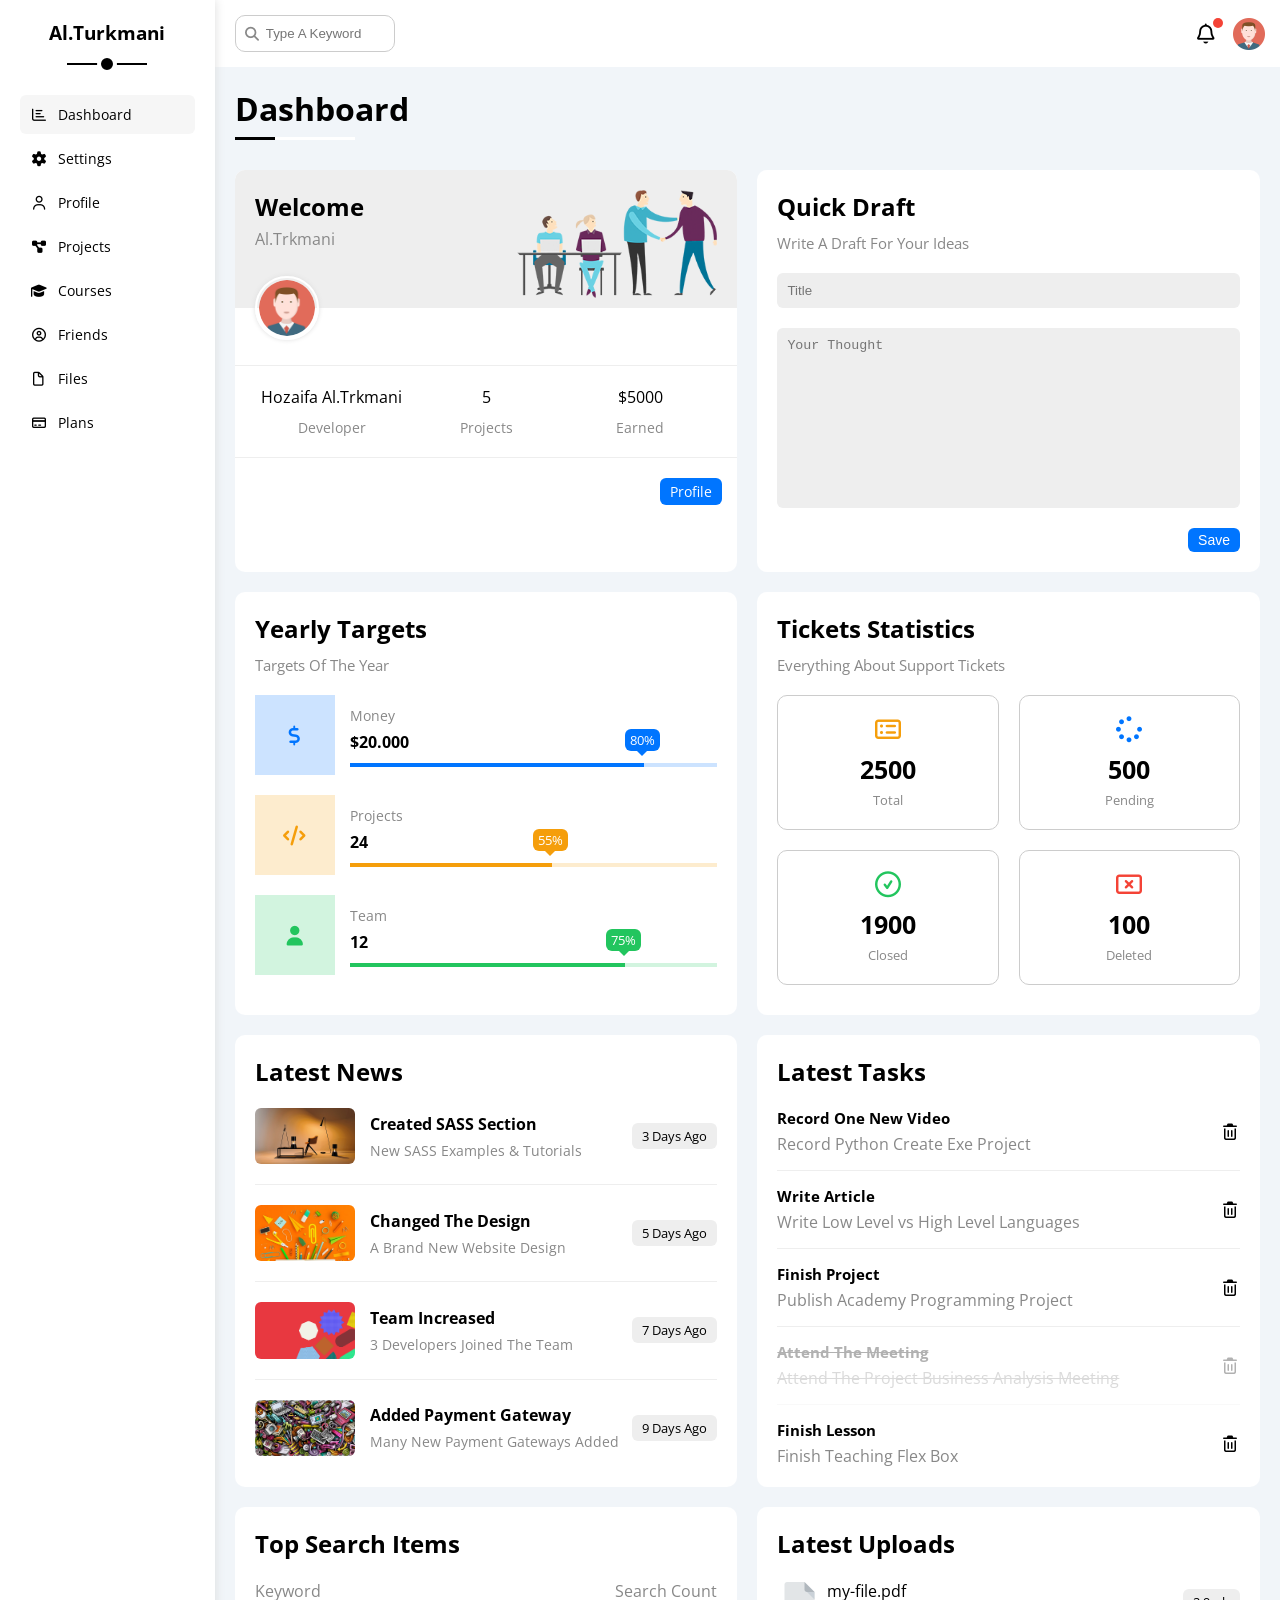
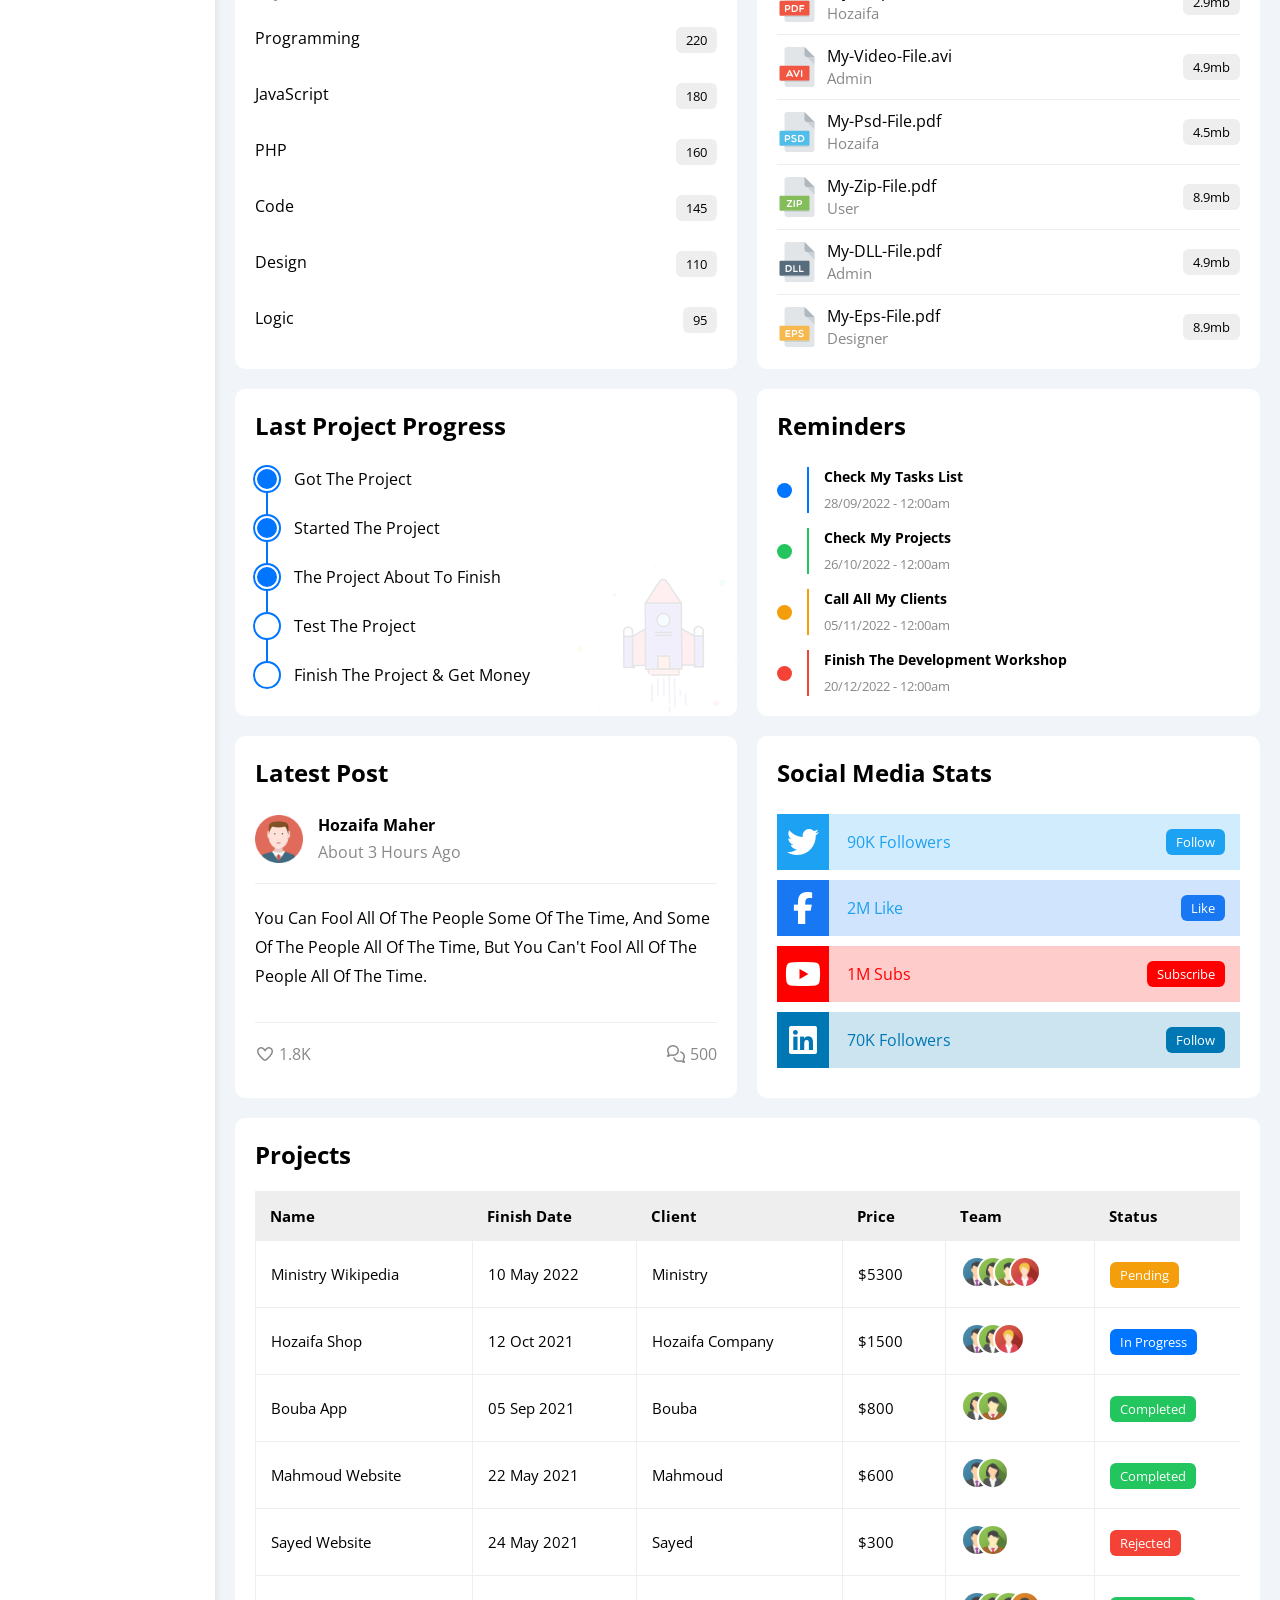
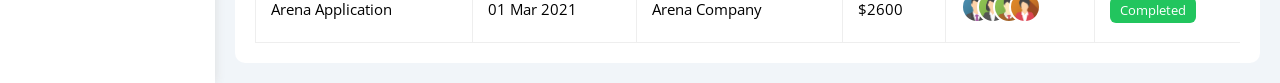
<file: index.html>
<!DOCTYPE html>
<html lang="en">
  <head>
    <meta charset="UTF-8" />
    <meta http-equiv="X-UA-Compatible" content="IE=edge" />
    <meta name="viewport" content="width=device-width, initial-scale=1.0" />
    <title>Dashboard</title>
    <link rel="stylesheet" href="css/all.min.css" />
    <link rel="stylesheet" href="css/framework.css" />
    <link rel="stylesheet" href="css/master.css" />
    <link rel="preconnect" href="https://fonts.googleapis.com" />
    <link rel="preconnect" href="https://fonts.gstatic.com" crossorigin />
    <link href="https://fonts.googleapis.com/css2?family=Open+Sans:wght@300;500&#038;display=swap" rel="stylesheet" />
  </head>
  <body>
    <div class="page d-flex">
      <div class="sidebar bg-white p-20 p-relative">
        <h3 class="p-relative txt-c mt-0 ">Al.Turkmani</h3>
        <ul>
          <li>
            <a class="active d-flex align-center fs-14 c-black rad-6 p-10" href="index.html">
              <i class="fa-regular fa-chart-bar fa-fw"></i>
              <span>Dashboard</span>
            </a>
          </li>
          <li>
            <a class="d-flex align-center fs-14 c-black rad-6 p-10" href="settings.html">
              <i class="fa-solid fa-gear fa-fw"></i>
              <span>Settings</span>
            </a>
          </li>
          <li>
            <a class="d-flex align-center fs-14 c-black rad-6 p-10" href="profile.html">
              <i class="fa-regular fa-user fa-fw"></i>
              <span>Profile</span>
            </a>
          </li>
          <li>
            <a class="d-flex align-center fs-14 c-black rad-6 p-10" href="projects.html">
              <i class="fa-solid fa-diagram-project fa-fw"></i>
              <span>Projects</span>
            </a>
          </li>
          <li>
            <a class="d-flex align-center fs-14 c-black rad-6 p-10" href="courses.html">
              <i class="fa-solid fa-graduation-cap fa-fw"></i>
              <span>Courses</span>
            </a>
          </li>
          <li>
            <a class="d-flex align-center fs-14 c-black rad-6 p-10" href="friends.html">
              <i class="fa-regular fa-circle-user fa-fw"></i>
              <span>Friends</span>
            </a>
          </li>
          <li>
            <a class="d-flex align-center fs-14 c-black rad-6 p-10" href="files.html">
              <i class="fa-regular fa-file fa-fw"></i>
              <span>Files</span>
            </a>
          </li>
          <li>
            <a class="d-flex align-center fs-14 c-black rad-6 p-10" href="plans.html">
              <i class="fa-regular fa-credit-card fa-fw"></i>
              <span>Plans</span>
            </a>
          </li>
        </ul>
      </div>
      <div class="content w-full">
        <!-- Start Head -->
        <div class="head bg-white p-15 between-flex">
          <div class="search p-relative">
            <input class="p-10" type="search" placeholder="Type A Keyword" />
          </div>
          <div class="icons d-flex align-center">
            <span class="notification p-relative">
              <i class="fa-regular fa-bell fa-lg"></i>
            </span>
            <img decoding="async" src="imgs/avatar.png" alt="" />
          </div>
        </div>
        <!-- End Head -->
        <h1 class="p-relative">Dashboard</h1>
        <div class="wrapper d-grid gap-20">
          <!-- Start Welcome Widget -->
          <div class="welcome bg-white rad-10 txt-c-mobile block-mobile">
            <div class="intro p-20 d-flex space-between bg-eee">
              <div>
                <h2 class="m-0">Welcome</h2>
                <p class="c-grey mt-5">Al.Trkmani</p>
              </div>
              <img decoding="async" class="hide-mobile" src="imgs/welcome.png" alt="" />
            </div>
            <img decoding="async" src="imgs/avatar.png" alt="" class="avatar" />
            <div class="body txt-c d-flex p-20 mt-20 mb-20 block-mobile">
              <div>Hozaifa Al.Trkmani<span class="d-block c-grey fs-14 mt-10">Developer</span></div>
              <div>5 <span class="d-block c-grey fs-14 mt-10">Projects</span></div>
              <div>$5000 <span class="d-block c-grey fs-14 mt-10">Earned</span></div>
            </div>
            <a href="profile.html" class="visit d-block fs-14 bg-blue c-white w-fit btn-shape">Profile</a>
          </div>
          <!-- End Welcome Widget -->
          <!-- Start Quick Draft Widget -->
          <div class="quick-draft p-20 bg-white rad-10">
            <h2 class="mt-0 mb-10">Quick Draft</h2>
            <p class="mt-0 mb-20 c-grey fs-15">Write A Draft For Your Ideas</p>
            <form>
              <input class="d-block mb-20 w-full p-10 b-none bg-eee rad-6" type="text" placeholder="Title" />
              <textarea class="d-block mb-20 w-full p-10 b-none bg-eee rad-6" placeholder="Your Thought"></textarea>
              <input class="save d-block fs-14 bg-blue c-white b-none w-fit btn-shape" type="submit" value="Save" />
            </form>
          </div>
          <!-- End Quick Draft Widget -->
          <!-- Start Targets Widget -->
          <div class="targets p-20 bg-white rad-10">
            <h2 class="mt-0 mb-10">Yearly Targets</h2>
            <p class="mt-0 mb-20 c-grey fs-15">Targets Of The Year</p>
            <div class="target-row mb-20 blue center-flex">
              <div class="icon center-flex">
                <i class="fa-solid fa-dollar-sign fa-lg c-blue"></i>
              </div>
              <div class="details">
                <span class="fs-14 c-grey">Money</span>
                <span class="d-block mt-5 mb-10 fw-bold">$20.000</span>
                <div class="progress p-relative">
                  <span class="bg-blue blue" style="width: 80%">
                    <span class="bg-blue">80%</span>
                  </span>
                </div>
              </div>
            </div>
            <div class="target-row mb-20 center-flex orange">
              <div class="icon center-flex">
                <i class="fa-solid fa-code fa-lg c-orange"></i>
              </div>
              <div class="details">
                <span class="fs-14 c-grey">Projects</span>
                <span class="d-block mt-5 mb-10 fw-bold">24</span>
                <div class="progress p-relative">
                  <span class="bg-orange orange" style="width: 55%">
                    <span class="bg-orange">55%</span>
                  </span>
                </div>
              </div>
            </div>
            <div class="target-row mb-20 center-flex green">
              <div class="icon center-flex">
                <i class="fa-solid fa-user fa-lg c-green"></i>
              </div>
              <div class="details">
                <span class="fs-14 c-grey">Team</span>
                <span class="d-block mt-5 mb-10 fw-bold">12</span>
                <div class="progress p-relative">
                  <span class="bg-green green" style="width: 75%">
                    <span class="bg-green">75%</span>
                  </span>
                </div>
              </div>
            </div>
          </div>
          <!-- End Targets Widget -->
          <!-- Start Ticket Widget -->
          <div class="tickets p-20 bg-white rad-10">
            <h2 class="mt-0 mb-10">Tickets Statistics</h2>
            <p class="mt-0 mb-20 c-grey fs-15">Everything About Support Tickets</p>
            <div class="d-flex txt-c gap-20 f-wrap">
              <div class="box p-20 rad-10 fs-13 c-grey">
                <i class="fa-regular fa-rectangle-list fa-2x mb-10 c-orange"></i>
                <span class="d-block c-black fw-bold fs-25 mb-5">2500</span>
                Total
              </div>
              <div class="box p-20 rad-10 fs-13 c-grey">
                <i class="fa-solid fa-spinner fa-2x mb-10 c-blue"></i>
                <span class="d-block c-black fw-bold fs-25 mb-5">500</span>
                Pending
              </div>
              <div class="box p-20 rad-10 fs-13 c-grey">
                <i class="fa-regular fa-circle-check fa-2x mb-10 c-green"></i>
                <span class="d-block c-black fw-bold fs-25 mb-5">1900</span>
                Closed
              </div>
              <div class="box p-20 rad-10 fs-13 c-grey">
                <i class="fa-regular fa-rectangle-xmark fa-2x mb-10 c-red"></i>
                <span class="d-block c-black fw-bold fs-25 mb-5">100</span>
                Deleted
              </div>
            </div>
          </div>
          <!-- End Ticket Widget -->
          <!-- Start Latest News Widget -->
          <div class="latest-news p-20 bg-white rad-10 txt-c-mobile">
            <h2 class="mt-0 mb-20">Latest News</h2>
            <div class="news-row d-flex align-center">
              <img decoding="async" src="imgs/news-01.png" alt="" />
              <div class="info">
                <h3>Created SASS Section</h3>
                <p class="m-0 fs-14 c-grey">New SASS Examples & Tutorials</p>
              </div>
              <div class="btn-shape bg-eee fs-13 label">3 Days Ago</div>
            </div>
            <div class="news-row d-flex align-center">
              <img decoding="async" src="imgs/news-02.png" alt="" />
              <div class="info">
                <h3>Changed The Design</h3>
                <p class="m-0 fs-14 c-grey">A Brand New Website Design</p>
              </div>
              <div class="btn-shape bg-eee fs-13 label">5 Days Ago</div>
            </div>
            <div class="news-row d-flex align-center">
              <img decoding="async" src="imgs/news-03.png" alt="" />
              <div class="info">
                <h3>Team Increased</h3>
                <p class="m-0 fs-14 c-grey">3 Developers Joined The Team</p>
              </div>
              <div class="btn-shape bg-eee fs-13 label">7 Days Ago</div>
            </div>
            <div class="news-row d-flex align-center">
              <img decoding="async" src="imgs/news-04.png" alt="" />
              <div class="info">
                <h3>Added Payment Gateway</h3>
                <p class="m-0 fs-14 c-grey">Many New Payment Gateways Added</p>
              </div>
              <div class="btn-shape bg-eee fs-13 label">9 Days Ago</div>
            </div>
          </div>
          <!-- End Latest News Widget -->
          <!-- Start Tasks Widget -->
          <div class="tasks p-20 bg-white rad-10">
            <h2 class="mt-0 mb-20">Latest Tasks</h2>
            <div class="task-row between-flex">
              <div class="info">
                <h3 class="mt-0 mb-5 fs-15">Record One New Video</h3>
                <p class="m-0 c-grey">Record Python Create Exe Project</p>
              </div>
              <i class="fa-regular fa-trash-can delete"></i>
            </div>
            <div class="task-row between-flex">
              <div class="info">
                <h3 class="mt-0 mb-5 fs-15">Write Article</h3>
                <p class="m-0 c-grey">Write Low Level vs High Level Languages</p>
              </div>
              <i class="fa-regular fa-trash-can delete"></i>
            </div>
            <div class="task-row between-flex">
              <div class="info">
                <h3 class="mt-0 mb-5 fs-15">Finish Project</h3>
                <p class="m-0 c-grey">Publish Academy Programming Project</p>
              </div>
              <i class="fa-regular fa-trash-can delete"></i>
            </div>
            <div class="task-row between-flex done">
              <div class="info">
                <h3 class="mt-0 mb-5 fs-15">Attend The Meeting</h3>
                <p class="m-0 c-grey">Attend The Project Business Analysis Meeting</p>
              </div>
              <i class="fa-regular fa-trash-can delete"></i>
            </div>
            <div class="task-row between-flex">
              <div class="info">
                <h3 class="mt-0 mb-5 fs-15">Finish Lesson</h3>
                <p class="m-0 c-grey">Finish Teaching Flex Box</p>
              </div>
              <i class="fa-regular fa-trash-can delete"></i>
            </div>
          </div>
          <!-- End Tasks -->
          <!-- Start Top Search Word Widget -->
          <div class="search-items p-20 bg-white rad-10">
            <h2 class="mt-0 mb-20">Top Search Items</h2>
            <div class="items-head d-flex space-between c-grey mb-10">
              <div>Keyword</div>
              <div>Search Count</div>
            </div>
            <div class="items d-flex space-between pt-15 pb-15">
              <span>Programming</span>
              <span class="bg-eee fs-13 btn-shape">220</span>
            </div>
            <div class="items d-flex space-between pt-15 pb-15">
              <span>JavaScript</span>
              <span class="bg-eee btn-shape fs-13">180</span>
            </div>
            <div class="items d-flex space-between pt-15 pb-15">
              <span>PHP</span>
              <span class="bg-eee btn-shape fs-13">160</span>
            </div>
            <div class="items d-flex space-between pt-15 pb-15">
              <span>Code</span>
              <span class="bg-eee btn-shape fs-13">145</span>
            </div>
            <div class="items d-flex space-between pt-15 pb-15">
              <span>Design</span>
              <span class="bg-eee btn-shape fs-13">110</span>
            </div>
            <div class="items d-flex space-between pt-15 pb-15">
              <span>Logic</span>
              <span class="bg-eee btn-shape fs-13">95</span>
            </div>
          </div>
          <!-- End Top Search Word Widget -->
          <!-- Start Latest Uploads Widget -->
          <div class="latest-uploads p-20 bg-white rad-10">
            <h2 class="mt-0 mb-20">Latest Uploads</h2>
            <ul class="m-0">
              <li class="between-flex pb-10 mb-10">
                <div class="d-flex align-center">
                  <img decoding="async" class="mr-10" src="imgs/pdf.svg" alt="" />
                  <div>
                    <span class="d-block">my-file.pdf</span>
                    <span class="fs-15 c-grey">Hozaifa</span>
                  </div>
                </div>
                <div class="bg-eee btn-shape fs-13">2.9mb</div>
              </li>
              <li class="between-flex pb-10 mb-10">
                <div class="d-flex align-center">
                  <img decoding="async" class="mr-10" src="imgs/avi.svg" alt="" />
                  <div>
                    <span class="d-block">My-Video-File.avi</span>
                    <span class="fs-15 c-grey">Admin</span>
                  </div>
                </div>
                <div class="bg-eee btn-shape fs-13">4.9mb</div>
              </li>
              <li class="between-flex pb-10 mb-10">
                <div class="d-flex align-center">
                  <img decoding="async" class="mr-10" src="imgs/psd.svg" alt="" />
                  <div>
                    <span class="d-block">My-Psd-File.pdf</span>
                    <span class="fs-15 c-grey">Hozaifa</span>
                  </div>
                </div>
                <div class="bg-eee btn-shape fs-13">4.5mb</div>
              </li>
              <li class="between-flex pb-10 mb-10">
                <div class="d-flex align-center">
                  <img decoding="async" class="mr-10" src="imgs/zip.svg" alt="" />
                  <div>
                    <span class="d-block">My-Zip-File.pdf</span>
                    <span class="fs-15 c-grey">User</span>
                  </div>
                </div>
                <div class="bg-eee btn-shape fs-13">8.9mb</div>
              </li>
              <li class="between-flex pb-10 mb-10">
                <div class="d-flex align-center">
                  <img decoding="async" class="mr-10" src="imgs/dll.svg" alt="" />
                  <div>
                    <span class="d-block">My-DLL-File.pdf</span>
                    <span class="fs-15 c-grey">Admin</span>
                  </div>
                </div>
                <div class="bg-eee btn-shape fs-13">4.9mb</div>
              </li>
              <li class="between-flex">
                <div class="d-flex align-center">
                  <img decoding="async" class="mr-10" src="imgs/eps.svg" alt="" />
                  <div>
                    <span class="d-block">My-Eps-File.pdf</span>
                    <span class="fs-15 c-grey">Designer</span>
                  </div>
                </div>
                <div class="bg-eee btn-shape fs-13">8.9mb</div>
              </li>
            </ul>
          </div>
          <!-- End Latest Uploads Widget -->
          <!-- Start Last Project Progress Widget -->
          <div class="last-project p-20 bg-white rad-10 p-relative">
            <h2 class="mt-0 mb-20">Last Project Progress</h2>
            <ul class="m-0 p-relative">
              <li class="mt-25 d-flex align-center done">Got The Project</li>
              <li class="mt-25 d-flex align-center done">Started The Project</li>
              <li class="mt-25 d-flex align-center done">The Project About To Finish</li>
              <li class="mt-25 d-flex align-center current">Test The Project</li>
              <li class="mt-25 d-flex align-center">Finish The Project & Get Money</li>
            </ul>
            <img decoding="async" class="launch-icon hide-mobile" src="imgs/project.png" alt="" />
          </div>
          <!-- End Last Project Progress Widget -->
          <!-- Start Reminders Widget -->
          <div class="reminders p-20 bg-white rad-10 p-relative">
            <h2 class="mt-0 mb-25">Reminders</h2>
            <ul class="m-0">
              <li class="d-flex align-center mt-15">
                <span class="key bg-blue mr-15 d-block rad-half"></span>
                <div class="pl-15 blue">
                  <p class="fs-14 fw-bold mt-0 mb-5">Check My Tasks List</p>
                  <span class="fs-13 c-grey">28/09/2022 - 12:00am</span>
                </div>
              </li>
              <li class="d-flex align-center mt-15">
                <span class="key bg-green mr-15 d-block rad-half"></span>
                <div class="pl-15 green">
                  <p class="fs-14 fw-bold mt-0 mb-5">Check My Projects</p>
                  <span class="fs-13 c-grey">26/10/2022 - 12:00am</span>
                </div>
              </li>
              <li class="d-flex align-center mt-15">
                <span class="key bg-orange mr-15 d-block rad-half"></span>
                <div class="pl-15 orange">
                  <p class="fs-14 fw-bold mt-0 mb-5">Call All My Clients</p>
                  <span class="fs-13 c-grey">05/11/2022 - 12:00am</span>
                </div>
              </li>
              <li class="d-flex align-center mt-15">
                <span class="key bg-red mr-15 d-block rad-half"></span>
                <div class="pl-15 red">
                  <p class="fs-14 fw-bold mt-0 mb-5">Finish The Development Workshop</p>
                  <span class="fs-13 c-grey">20/12/2022 - 12:00am</span>
                </div>
              </li>
            </ul>
          </div>
          <!-- End Reminders Widget -->
          <!-- Start Latest Post Widget -->
          <div class="latest-post p-20 bg-white rad-10 p-relative">
            <h2 class="mt-0 mb-25">Latest Post</h2>
            <div class="top d-flex align-center">
              <img decoding="async" class="avatar mr-15" src="imgs/avatar.png" alt="" />
              <div class="info">
                <span class="d-block mb-5 fw-bold">Hozaifa Maher</span>
                <span class="c-grey">About 3 Hours Ago</span>
              </div>
            </div>
            <div class="post-content txt-c-mobile pt-20 pb-20 mt-20 mb-20">
              You can fool all of the people some of the time, and some of the people all of the time, but you can't
              fool all of the people all of the time.
            </div>
            <div class="post-stats between-flex c-grey">
              <div>
                <i class="fa-regular fa-heart"></i>
                <span>1.8K</span>
              </div>
              <div>
                <i class="fa-regular fa-comments"></i>
                <span>500</span>
              </div>
            </div>
          </div>
          <!-- End Latest Post Widget -->
          <!-- Start Social Media Stats Widget -->
          <div class="social-media p-20 bg-white rad-10 p-relative">
            <h2 class="mt-0 mb-25">Social Media Stats</h2>
            <div class="box twitter p-15 p-relative mb-10 between-flex">
              <i class="fa-brands fa-twitter fa-2x c-white h-full center-flex"></i>
              <span>90K Followers</span>
              <a class="fs-13 c-white btn-shape" href="#">Follow</a>
            </div>
            <div class="box facebook p-15 p-relative mb-10 between-flex">
              <i class="fa-brands fa-facebook-f fa-2x c-white h-full center-flex"></i>
              <span>2M Like</span>
              <a class="fs-13 c-white btn-shape" href="#">Like</a>
            </div>
            <div class="box youtube p-15 p-relative mb-10 between-flex">
              <i class="fa-brands fa-youtube fa-2x c-white h-full center-flex"></i>
              <span>1M Subs</span>
              <a class="fs-13 c-white btn-shape" href="#">Subscribe</a>
            </div>
            <div class="box linkedin p-15 p-relative mb-10 between-flex">
              <i class="fa-brands fa-linkedin fa-2x c-white h-full center-flex"></i>
              <span>70K Followers</span>
              <a class="fs-13 c-white btn-shape" href="#">Follow</a>
            </div>
          </div>
          <!-- Start End Media Stats Widget -->
        </div>
        <!-- Start Projects Table -->
        <div class="projects p-20 bg-white rad-10 m-20">
          <h2 class="mt-0 mb-20">Projects</h2>
          <div class="responsive-table">
            <table class="fs-15 w-full">
              <thead>
                <tr>
                  <td>Name</td>
                  <td>Finish Date</td>
                  <td>Client</td>
                  <td>Price</td>
                  <td>Team</td>
                  <td>Status</td>
                </tr>
              </thead>
              <tbody>
                <tr>
                  <td>Ministry Wikipedia</td>
                  <td>10 May 2022</td>
                  <td>Ministry</td>
                  <td>$5300</td>
                  <td>
                    <img decoding="async" src="imgs/team-01.png" alt="" />
                    <img decoding="async" src="imgs/team-02.png" alt="" />
                    <img decoding="async" src="imgs/team-03.png" alt="" />
                    <img decoding="async" src="imgs/team-05.png" alt="" />
                  </td>
                  <td>
                    <span class="label btn-shape bg-orange c-white">Pending</span>
                  </td>
                </tr>
                <tr>
                  <td>Hozaifa Shop</td>
                  <td>12 Oct 2021</td>
                  <td>Hozaifa Company</td>
                  <td>$1500</td>
                  <td>
                    <img decoding="async" src="imgs/team-01.png" alt="" />
                    <img decoding="async" src="imgs/team-02.png" alt="" />
                    <img decoding="async" src="imgs/team-05.png" alt="" />
                  </td>
                  <td><span class="label btn-shape bg-blue c-white">In Progress</span></td>
                </tr>
                <tr>
                  <td>Bouba App</td>
                  <td>05 Sep 2021</td>
                  <td>Bouba</td>
                  <td>$800</td>
                  <td>
                    <img decoding="async" src="imgs/team-02.png" alt="" />
                    <img decoding="async" src="imgs/team-03.png" alt="" />
                  </td>
                  <td><span class="label btn-shape bg-green c-white">Completed</span></td>
                </tr>
                <tr>
                  <td>Mahmoud Website</td>
                  <td>22 May 2021</td>
                  <td>Mahmoud</td>
                  <td>$600</td>
                  <td>
                    <img decoding="async" src="imgs/team-01.png" alt="" />
                    <img decoding="async" src="imgs/team-02.png" alt="" />
                  </td>
                  <td><span class="label btn-shape bg-green c-white">Completed</span></td>
                </tr>
                <tr>
                  <td>Sayed Website</td>
                  <td>24 May 2021</td>
                  <td>Sayed</td>
                  <td>$300</td>
                  <td>
                    <img decoding="async" src="imgs/team-01.png" alt="" />
                    <img decoding="async" src="imgs/team-03.png" alt="" />
                  </td>
                  <td><span class="label btn-shape bg-red c-white">Rejected</span></td>
                </tr>
                <tr>
                  <td>Arena Application</td>
                  <td>01 Mar 2021</td>
                  <td>Arena Company</td>
                  <td>$2600</td>
                  <td>
                    <img decoding="async" src="imgs/team-01.png" alt="" />
                    <img decoding="async" src="imgs/team-02.png" alt="" />
                    <img decoding="async" src="imgs/team-03.png" alt="" />
                    <img decoding="async" src="imgs/team-04.png" alt="" />
                  </td>
                  <td><span class="label btn-shape bg-green c-white">Completed</span></td>
                </tr>
              </tbody>
            </table>
          </div>
        </div>
        <!-- End Projects Table -->
      </div>
    </div>
  </body>
</html>
</file>
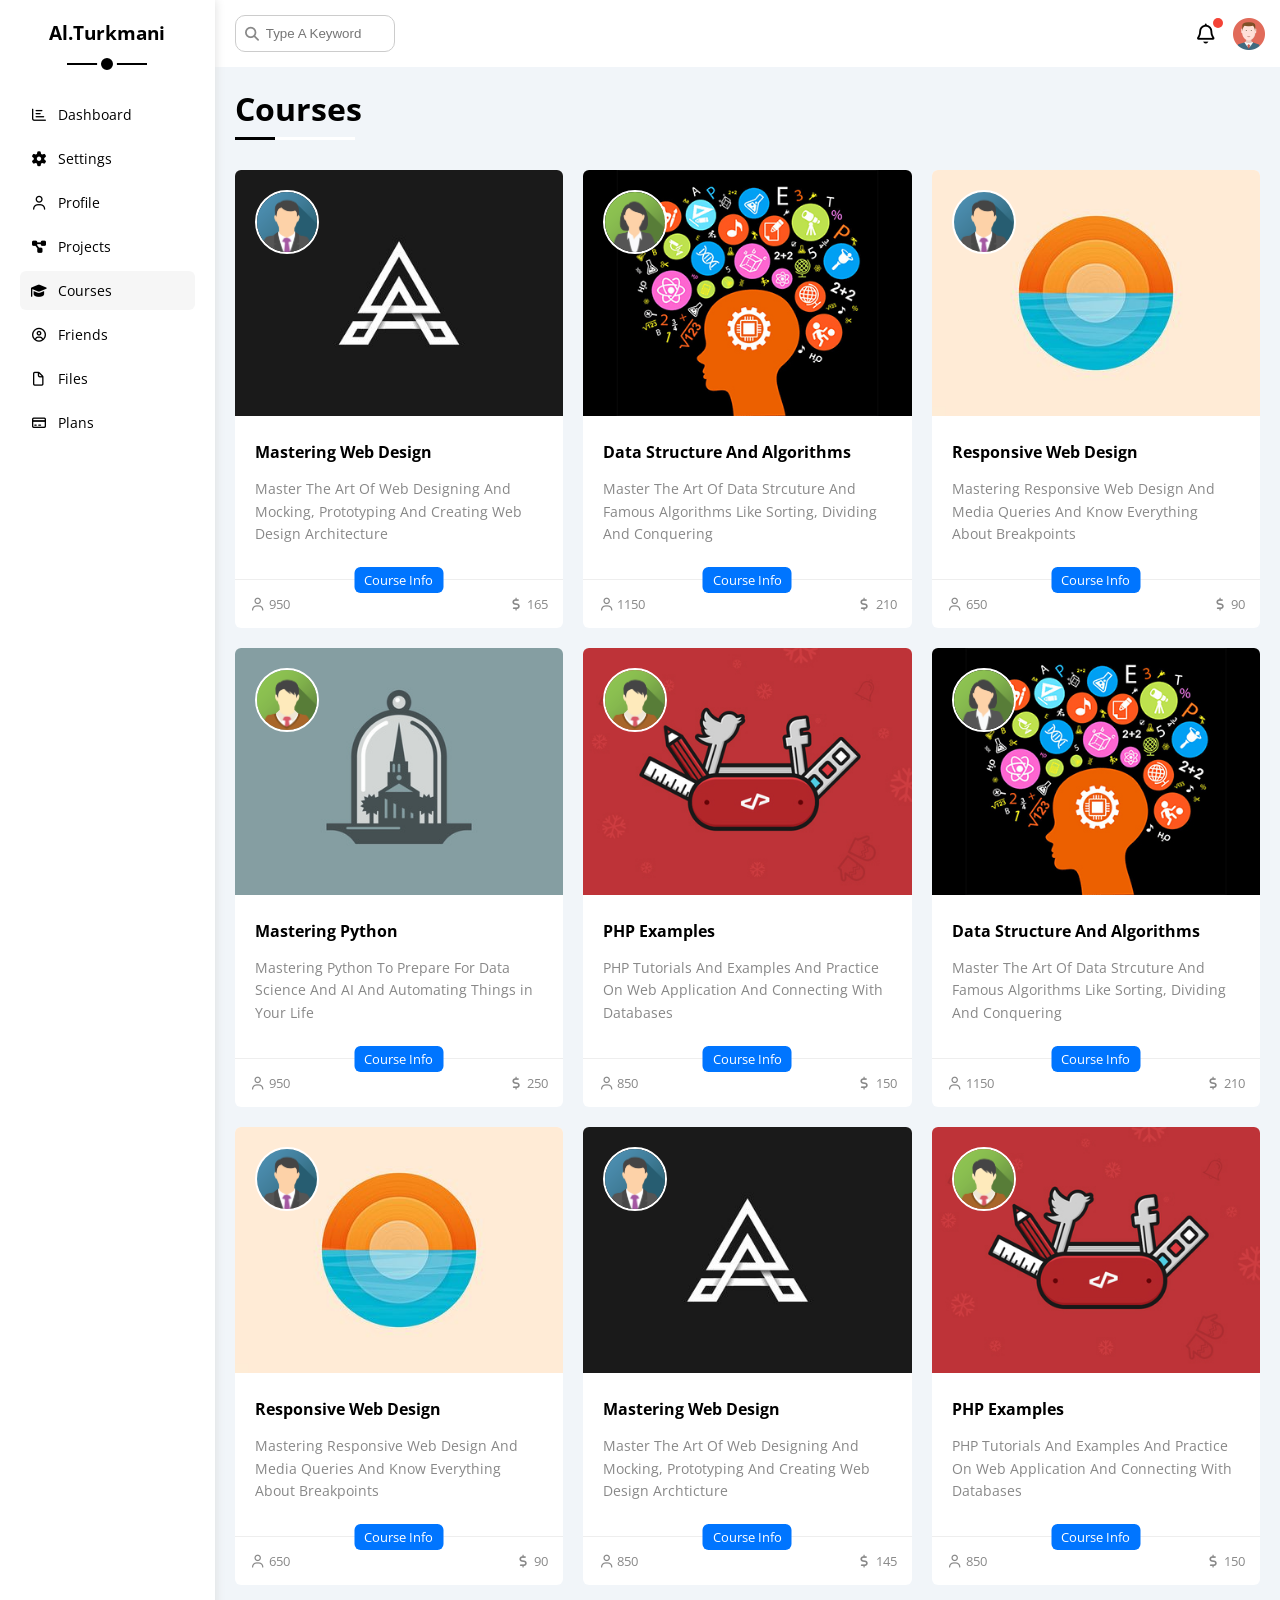
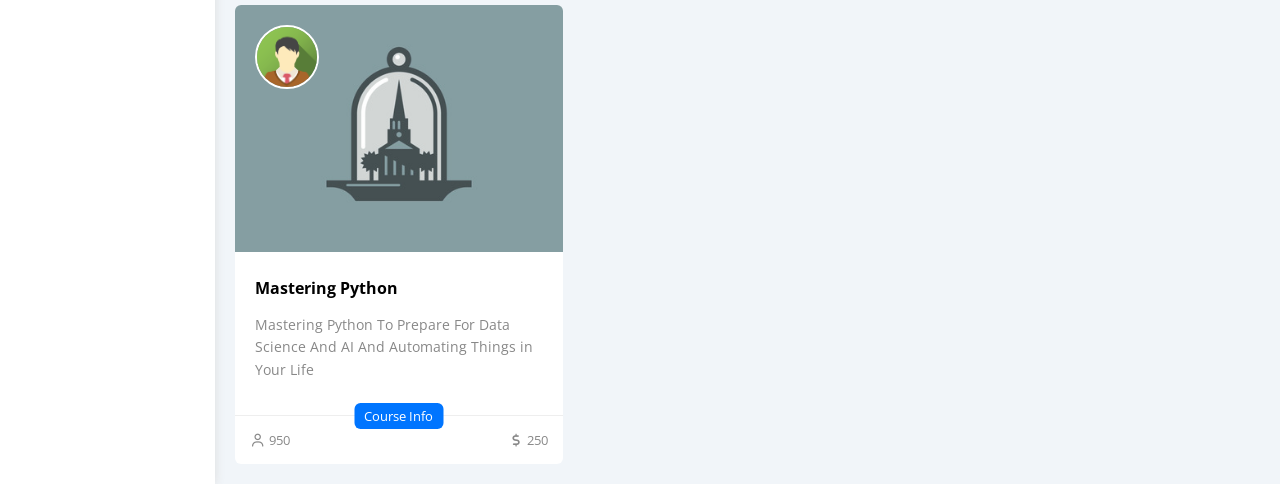
<file: courses.html>
<!DOCTYPE html>
<html lang="en">
  <head>
    <meta charset="UTF-8" />
    <meta http-equiv="X-UA-Compatible" content="IE=edge" />
    <meta name="viewport" content="width=device-width, initial-scale=1.0" />
    <title>Courses</title>
    <link rel="stylesheet" href="css/all.min.css" />
    <link rel="stylesheet" href="css/framework.css" />
    <link rel="stylesheet" href="css/master.css" />
    <link rel="preconnect" href="https://fonts.googleapis.com" />
    <link rel="preconnect" href="https://fonts.gstatic.com" crossorigin />
    <link href="https://fonts.googleapis.com/css2?family=Open+Sans:wght@300;500&#038;display=swap" rel="stylesheet" />
  </head>
  <body>
    <div class="page d-flex">
      <div class="sidebar bg-white p-20 p-relative">
        <h3 class="p-relative txt-c mt-0">Al.Turkmani</h3>
        <ul>
          <li>
            <a class="d-flex align-center fs-14 c-black rad-6 p-10" href="index.html">
              <i class="fa-regular fa-chart-bar fa-fw"></i>
              <span>Dashboard</span>
            </a>
          </li>
          <li>
            <a class="d-flex align-center fs-14 c-black rad-6 p-10" href="settings.html">
              <i class="fa-solid fa-gear fa-fw"></i>
              <span>Settings</span>
            </a>
          </li>
          <li>
            <a class="d-flex align-center fs-14 c-black rad-6 p-10" href="profile.html">
              <i class="fa-regular fa-user fa-fw"></i>
              <span>Profile</span>
            </a>
          </li>
          <li>
            <a class="d-flex align-center fs-14 c-black rad-6 p-10" href="projects.html">
              <i class="fa-solid fa-diagram-project fa-fw"></i>
              <span>Projects</span>
            </a>
          </li>
          <li>
            <a class="active d-flex align-center fs-14 c-black rad-6 p-10" href="courses.html">
              <i class="fa-solid fa-graduation-cap fa-fw"></i>
              <span>Courses</span>
            </a>
          </li>
          <li>
            <a class="d-flex align-center fs-14 c-black rad-6 p-10" href="friends.html">
              <i class="fa-regular fa-circle-user fa-fw"></i>
              <span>Friends</span>
            </a>
          </li>
          <li>
            <a class="d-flex align-center fs-14 c-black rad-6 p-10" href="files.html">
              <i class="fa-regular fa-file fa-fw"></i>
              <span>Files</span>
            </a>
          </li>
          <li>
            <a class="d-flex align-center fs-14 c-black rad-6 p-10" href="plans.html">
              <i class="fa-regular fa-credit-card fa-fw"></i>
              <span>Plans</span>
            </a>
          </li>
        </ul>
      </div>
      <div class="content w-full">
        <!-- Start Head -->
        <div class="head bg-white p-15 between-flex">
          <div class="search p-relative">
            <input class="p-10" type="search" placeholder="Type A Keyword" />
          </div>
          <div class="icons d-flex align-center">
            <span class="notification p-relative">
              <i class="fa-regular fa-bell fa-lg"></i>
            </span>
            <img decoding="async" src="imgs/avatar.png" alt="" />
          </div>
        </div>
        <!-- End Head -->
        <h1 class="p-relative">Courses</h1>
        <div class="courses-page d-grid m-20 gap-20">
          <div class="course bg-white rad-6 p-relative">
            <img decoding="async" class="cover" src="imgs/course-01.jpg" alt="" />
            <img decoding="async" class="instructor" src="imgs/team-01.png" alt="" />
            <div class="p-20">
              <h4 class="m-0">Mastering Web Design</h4>
              <p class="description c-grey mt-15 fs-14">
                Master The Art Of Web Designing And Mocking, Prototyping And Creating Web Design Architecture
              </p>
            </div>
            <div class="info p-15 p-relative between-flex">
              <span class="title bg-blue c-white btn-shape">Course Info</span>
              <span class="c-grey">
                <i class="fa-regular fa-user"></i>
                950
              </span>
              <span class="c-grey">
                <i class="fa-solid fa-dollar-sign"></i>
                165
              </span>
            </div>
          </div>
          <div class="course bg-white rad-6 p-relative">
            <img decoding="async" class="cover" src="imgs/course-02.jpg" alt="" />
            <img decoding="async" class="instructor" src="imgs/team-02.png" alt="" />
            <div class="p-20">
              <h4 class="m-0">Data Structure And Algorithms</h4>
              <p class="description c-grey mt-15 fs-14">
                Master The Art Of Data Strcuture And Famous Algorithms Like Sorting, Dividing And Conquering
              </p>
            </div>
            <div class="info p-15 p-relative between-flex">
              <span class="title bg-blue c-white btn-shape">Course Info</span>
              <span class="c-grey"> <i class="fa-regular fa-user"></i> 1150</span>
              <span class="c-grey"><i class="fa-solid fa-dollar-sign"></i> 210</span>
            </div>
          </div>
          <div class="course bg-white rad-6 p-relative">
            <img decoding="async" class="cover" src="imgs/course-03.jpg" alt="" />
            <img decoding="async" class="instructor" src="imgs/team-01.png" alt="" />
            <div class="p-20">
              <h4 class="m-0">Responsive Web Design</h4>
              <p class="description c-grey mt-15 fs-14">
                Mastering Responsive Web Design And Media Queries And Know Everything About Breakpoints
              </p>
            </div>
            <div class="info p-15 p-relative between-flex">
              <span class="title bg-blue c-white btn-shape">Course Info</span>
              <span class="c-grey"> <i class="fa-regular fa-user"></i> 650</span>
              <span class="c-grey"><i class="fa-solid fa-dollar-sign"></i> 90</span>
            </div>
          </div>
          <div class="course bg-white rad-6 p-relative">
            <img decoding="async" class="cover" src="imgs/course-04.jpg" alt="" />
            <img decoding="async" class="instructor" src="imgs/team-03.png" alt="" />
            <div class="p-20">
              <h4 class="m-0">Mastering Python</h4>
              <p class="description c-grey mt-15 fs-14">
                Mastering Python To Prepare For Data Science And AI And Automating Things in Your Life
              </p>
            </div>
            <div class="info p-15 p-relative between-flex">
              <span class="title bg-blue c-white btn-shape">Course Info</span>
              <span class="c-grey"> <i class="fa-regular fa-user"></i> 950</span>
              <span class="c-grey"><i class="fa-solid fa-dollar-sign"></i> 250</span>
            </div>
          </div>
          <div class="course bg-white rad-6 p-relative">
            <img decoding="async" class="cover" src="imgs/course-05.jpg" alt="" />
            <img decoding="async" class="instructor" src="imgs/team-03.png" alt="" />
            <div class="p-20">
              <h4 class="m-0">PHP Examples</h4>
              <p class="description c-grey mt-15 fs-14">
                PHP Tutorials And Examples And Practice On Web Application And Connecting With Databases
              </p>
            </div>
            <div class="info p-15 p-relative between-flex">
              <span class="title bg-blue c-white btn-shape">Course Info</span>
              <span class="c-grey"> <i class="fa-regular fa-user"></i> 850</span>
              <span class="c-grey"><i class="fa-solid fa-dollar-sign"></i> 150</span>
            </div>
          </div>
          <div class="course bg-white rad-6 p-relative">
            <img decoding="async" class="cover" src="imgs/course-02.jpg" alt="" />
            <img decoding="async" class="instructor" src="imgs/team-02.png" alt="" />
            <div class="p-20">
              <h4 class="m-0">Data Structure And Algorithms</h4>
              <p class="description c-grey mt-15 fs-14">
                Master The Art Of Data Strcuture And Famous Algorithms Like Sorting, Dividing And Conquering
              </p>
            </div>
            <div class="info p-15 p-relative between-flex">
              <span class="title bg-blue c-white btn-shape">Course Info</span>
              <span class="c-grey"> <i class="fa-regular fa-user"></i> 1150</span>
              <span class="c-grey"><i class="fa-solid fa-dollar-sign"></i> 210</span>
            </div>
          </div>
          <div class="course bg-white rad-6 p-relative">
            <img decoding="async" class="cover" src="imgs/course-03.jpg" alt="" />
            <img decoding="async" class="instructor" src="imgs/team-01.png" alt="" />
            <div class="p-20">
              <h4 class="m-0">Responsive Web Design</h4>
              <p class="description c-grey mt-15 fs-14">
                Mastering Responsive Web Design And Media Queries And Know Everything About Breakpoints
              </p>
            </div>
            <div class="info p-15 p-relative between-flex">
              <span class="title bg-blue c-white btn-shape">Course Info</span>
              <span class="c-grey"> <i class="fa-regular fa-user"></i> 650</span>
              <span class="c-grey"><i class="fa-solid fa-dollar-sign"></i> 90</span>
            </div>
          </div>
          <div class="course bg-white rad-6 p-relative">
            <img decoding="async" class="cover" src="imgs/course-01.jpg" alt="" />
            <img decoding="async" class="instructor" src="imgs/team-01.png" alt="" />
            <div class="p-20">
              <h4 class="m-0">Mastering Web Design</h4>
              <p class="description c-grey mt-15 fs-14">
                Master The Art Of Web Designing And Mocking, Prototyping And Creating Web Design Archticture
              </p>
            </div>
            <div class="info p-15 p-relative between-flex">
              <span class="title bg-blue c-white btn-shape">Course Info</span>
              <span class="c-grey"> <i class="fa-regular fa-user"></i> 850</span>
              <span class="c-grey"><i class="fa-solid fa-dollar-sign"></i> 145</span>
            </div>
          </div>
          <div class="course bg-white rad-6 p-relative">
            <img decoding="async" class="cover" src="imgs/course-05.jpg" alt="" />
            <img decoding="async" class="instructor" src="imgs/team-03.png" alt="" />
            <div class="p-20">
              <h4 class="m-0">PHP Examples</h4>
              <p class="description c-grey mt-15 fs-14">
                PHP Tutorials And Examples And Practice On Web Application And Connecting With Databases
              </p>
            </div>
            <div class="info p-15 p-relative between-flex">
              <span class="title bg-blue c-white btn-shape">Course Info</span>
              <span class="c-grey"> <i class="fa-regular fa-user"></i> 850</span>
              <span class="c-grey"><i class="fa-solid fa-dollar-sign"></i> 150</span>
            </div>
          </div>
          <div class="course bg-white rad-6 p-relative">
            <img decoding="async" class="cover" src="imgs/course-04.jpg" alt="" />
            <img decoding="async" class="instructor" src="imgs/team-03.png" alt="" />
            <div class="p-20">
              <h4 class="m-0">Mastering Python</h4>
              <p class="description c-grey mt-15 fs-14">
                Mastering Python To Prepare For Data Science And AI And Automating Things in Your Life
              </p>
            </div>
            <div class="info p-15 p-relative between-flex">
              <span class="title bg-blue c-white btn-shape">Course Info</span>
              <span class="c-grey"> <i class="fa-regular fa-user"></i> 950</span>
              <span class="c-grey"><i class="fa-solid fa-dollar-sign"></i> 250</span>
            </div>
          </div>
        </div>
      </div>
    </div>
  </body>
</html>
</file>
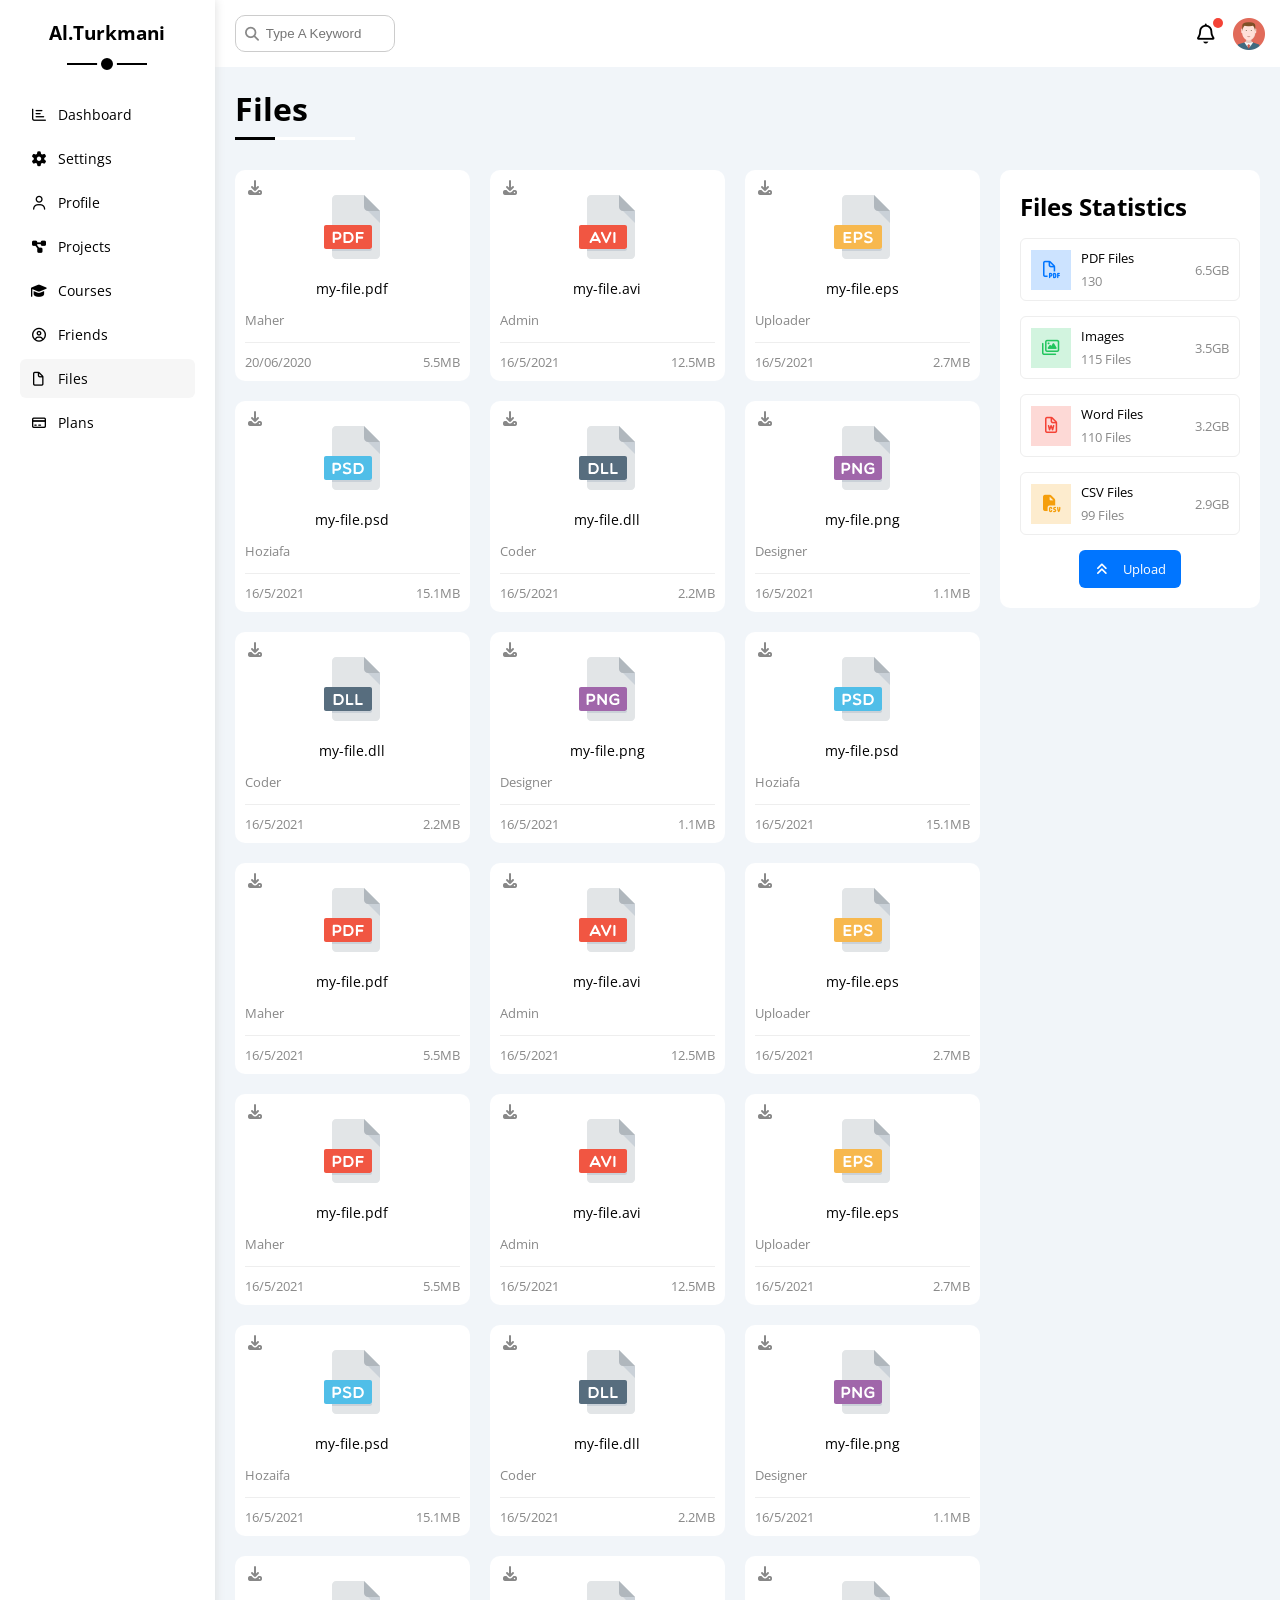
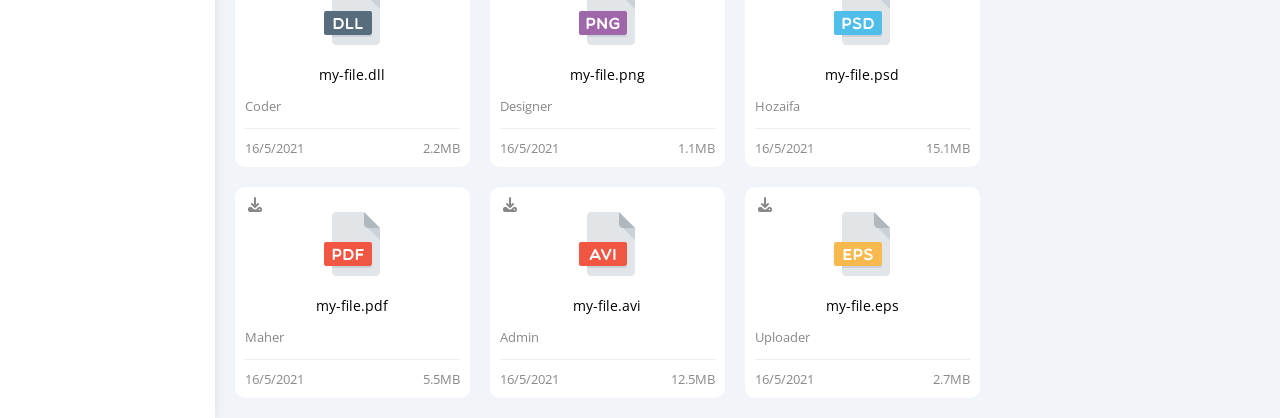
<file: files.html>
<!DOCTYPE html>
<html lang="en">
  <head>
    <meta charset="UTF-8" />
    <meta http-equiv="X-UA-Compatible" content="IE=edge" />
    <meta name="viewport" content="width=device-width, initial-scale=1.0" />
    <title>Files</title>
    <link rel="stylesheet" href="css/all.min.css" />
    <link rel="stylesheet" href="css/framework.css" />
    <link rel="stylesheet" href="css/master.css" />
    <link rel="preconnect" href="https://fonts.googleapis.com" />
    <link rel="preconnect" href="https://fonts.gstatic.com" crossorigin />
    <link href="https://fonts.googleapis.com/css2?family=Open+Sans:wght@300;500&#038;display=swap" rel="stylesheet" />
  </head>
  <body>
    <div class="page d-flex">
      <div class="sidebar bg-white p-20 p-relative">
        <h3 class="p-relative txt-c mt-0">Al.Turkmani</h3>
        <ul>
          <li>
            <a class="d-flex align-center fs-14 c-black rad-6 p-10" href="index.html">
              <i class="fa-regular fa-chart-bar fa-fw"></i>
              <span>Dashboard</span>
            </a>
          </li>
          <li>
            <a class="d-flex align-center fs-14 c-black rad-6 p-10" href="settings.html">
              <i class="fa-solid fa-gear fa-fw"></i>
              <span>Settings</span>
            </a>
          </li>
          <li>
            <a class="d-flex align-center fs-14 c-black rad-6 p-10" href="profile.html">
              <i class="fa-regular fa-user fa-fw"></i>
              <span>Profile</span>
            </a>
          </li>
          <li>
            <a class="d-flex align-center fs-14 c-black rad-6 p-10" href="projects.html">
              <i class="fa-solid fa-diagram-project fa-fw"></i>
              <span>Projects</span>
            </a>
          </li>
          <li>
            <a class="d-flex align-center fs-14 c-black rad-6 p-10" href="courses.html">
              <i class="fa-solid fa-graduation-cap fa-fw"></i>
              <span>Courses</span>
            </a>
          </li>
          <li>
            <a class="d-flex align-center fs-14 c-black rad-6 p-10" href="friends.html">
              <i class="fa-regular fa-circle-user fa-fw"></i>
              <span>Friends</span>
            </a>
          </li>
          <li>
            <a class="active d-flex align-center fs-14 c-black rad-6 p-10" href="files.html">
              <i class="fa-regular fa-file fa-fw"></i>
              <span>Files</span>
            </a>
          </li>
          <li>
            <a class="d-flex align-center fs-14 c-black rad-6 p-10" href="plans.html">
              <i class="fa-regular fa-credit-card fa-fw"></i>
              <span>Plans</span>
            </a>
          </li>
        </ul>
      </div>
      <div class="content w-full">
        <!-- Start Head -->
        <div class="head bg-white p-15 between-flex">
          <div class="search p-relative">
            <input class="p-10" type="search" placeholder="Type A Keyword" />
          </div>
          <div class="icons d-flex align-center">
            <span class="notification p-relative">
              <i class="fa-regular fa-bell fa-lg"></i>
            </span>
            <img decoding="async" src="imgs/avatar.png" alt="" />
          </div>
        </div>
        <!-- End Head -->
        <h1 class="p-relative">Files</h1>
        <div class="files-page d-flex m-20 gap-20">
          <div class="files-stats p-20 bg-white rad-10">
            <h2 class="mt-0 mb-15 txt-c-mobile">Files Statistics</h2>
            <div class="d-flex align-center border-eee p-10 rad-6 mb-15 fs-13">
              <i class="fa-regular fa-file-pdf fa-lg blue center-flex c-blue icon"></i>
              <div class="info">
                <span>PDF Files</span>
                <span class="c-grey d-block mt-5">130</span>
              </div>
              <div class="size c-grey">6.5GB</div>
            </div>
            <div class="d-flex align-center border-eee p-10 rad-6 mb-15 fs-13">
              <i class="fa-regular fa-images fa-lg green center-flex c-green icon"></i>
              <div class="info">
                <span>Images</span>
                <span class="c-grey d-block mt-5">115 Files</span>
              </div>
              <div class="size c-grey">3.5GB</div>
            </div>
            <div class="d-flex align-center border-eee p-10 rad-6 mb-15 fs-13">
              <i class="fa-regular fa-file-word fa-lg red center-flex c-red icon"></i>
              <div class="info">
                <span>Word Files</span>
                <span class="c-grey d-block mt-5">110 Files</span>
              </div>
              <div class="size c-grey">3.2GB</div>
            </div>
            <div class="d-flex align-center border-eee p-10 rad-6 fs-13">
              <i class="fa-solid fa-file-csv fa-lg orange center-flex c-orange icon"></i>
              <div class="info">
                <span>CSV Files</span>
                <span class="c-grey d-block mt-5">99 Files</span>
              </div>
              <div class="size c-grey">2.9GB</div>
            </div>
            <a class="upload bg-blue c-white fs-13 rad-6 d-block w-fit" href="#">
              <i class="fa-solid fa-angles-up mr-10"></i>
              Upload
            </a>
          </div>
          <div class="files-content d-grid gap-20">
            <div class="file bg-white p-10 rad-10">
              <i class="fa-solid fa-download c-grey p-absolute"></i>
              <div class="icon txt-c">
                <img decoding="async" class="mt-15 mb-15" src="imgs/pdf.svg" alt="" />
              </div>
              <div class="txt-c mb-10 fs-14">my-file.pdf</div>
              <p class="c-grey fs-13">Maher</p>
              <div class="info between-flex mt-10 pt-10 fs-13 c-grey">
                <span>20/06/2020</span>
                <span>5.5MB</span>
              </div>
            </div>
            <div class="file bg-white p-10 rad-10">
              <i class="fa-solid fa-download c-grey p-absolute"></i>
              <div class="icon txt-c">
                <img decoding="async" class="mt-15 mb-15" src="imgs/avi.svg" alt="" />
              </div>
              <div class="txt-c mb-10 fs-14">my-file.avi</div>
              <p class="c-grey fs-13">Admin</p>
              <div class="info between-flex mt-10 pt-10 fs-13 c-grey">
                <span>16/5/2021</span>
                <span>12.5MB</span>
              </div>
            </div>
            <div class="file bg-white p-10 rad-10">
              <i class="fa-solid fa-download c-grey p-absolute"></i>
              <div class="icon txt-c">
                <img decoding="async" class="mt-15 mb-15" src="imgs/eps.svg" alt="" />
              </div>
              <div class="txt-c mb-10 fs-14">my-file.eps</div>
              <p class="c-grey fs-13">Uploader</p>
              <div class="info between-flex mt-10 pt-10 fs-13 c-grey">
                <span>16/5/2021</span>
                <span>2.7MB</span>
              </div>
            </div>
            <div class="file bg-white p-10 rad-10">
              <i class="fa-solid fa-download c-grey p-absolute"></i>
              <div class="icon txt-c">
                <img decoding="async" class="mt-15 mb-15" src="imgs/psd.svg" alt="" />
              </div>
              <div class="txt-c mb-10 fs-14">my-file.psd</div>
              <p class="c-grey fs-13">Hoziafa</p>
              <div class="info between-flex mt-10 pt-10 fs-13 c-grey">
                <span>16/5/2021</span>
                <span>15.1MB</span>
              </div>
            </div>
            <div class="file bg-white p-10 rad-10">
              <i class="fa-solid fa-download c-grey p-absolute"></i>
              <div class="icon txt-c">
                <img decoding="async" class="mt-15 mb-15" src="imgs/dll.svg" alt="" />
              </div>
              <div class="txt-c mb-10 fs-14">my-file.dll</div>
              <p class="c-grey fs-13">Coder</p>
              <div class="info between-flex mt-10 pt-10 fs-13 c-grey">
                <span>16/5/2021</span>
                <span>2.2MB</span>
              </div>
            </div>
            <div class="file bg-white p-10 rad-10">
              <i class="fa-solid fa-download c-grey p-absolute"></i>
              <div class="icon txt-c">
                <img decoding="async" class="mt-15 mb-15" src="imgs/png.svg" alt="" />
              </div>
              <div class="txt-c mb-10 fs-14">my-file.png</div>
              <p class="c-grey fs-13">Designer</p>
              <div class="info between-flex mt-10 pt-10 fs-13 c-grey">
                <span>16/5/2021</span>
                <span>1.1MB</span>
              </div>
            </div>
            <div class="file bg-white p-10 rad-10">
              <i class="fa-solid fa-download c-grey p-absolute"></i>
              <div class="icon txt-c">
                <img decoding="async" class="mt-15 mb-15" src="imgs/dll.svg" alt="" />
              </div>
              <div class="txt-c mb-10 fs-14">my-file.dll</div>
              <p class="c-grey fs-13">Coder</p>
              <div class="info between-flex mt-10 pt-10 fs-13 c-grey">
                <span>16/5/2021</span>
                <span>2.2MB</span>
              </div>
            </div>
            <div class="file bg-white p-10 rad-10">
              <i class="fa-solid fa-download c-grey p-absolute"></i>
              <div class="icon txt-c">
                <img decoding="async" class="mt-15 mb-15" src="imgs/png.svg" alt="" />
              </div>
              <div class="txt-c mb-10 fs-14">my-file.png</div>
              <p class="c-grey fs-13">Designer</p>
              <div class="info between-flex mt-10 pt-10 fs-13 c-grey">
                <span>16/5/2021</span>
                <span>1.1MB</span>
              </div>
            </div>
            <div class="file bg-white p-10 rad-10">
              <i class="fa-solid fa-download c-grey p-absolute"></i>
              <div class="icon txt-c">
                <img decoding="async" class="mt-15 mb-15" src="imgs/psd.svg" alt="" />
              </div>
              <div class="txt-c mb-10 fs-14">my-file.psd</div>
              <p class="c-grey fs-13">Hoziafa</p>
              <div class="info between-flex mt-10 pt-10 fs-13 c-grey">
                <span>16/5/2021</span>
                <span>15.1MB</span>
              </div>
            </div>
            <div class="file bg-white p-10 rad-10">
              <i class="fa-solid fa-download c-grey p-absolute"></i>
              <div class="icon txt-c">
                <img decoding="async" class="mt-15 mb-15" src="imgs/pdf.svg" alt="" />
              </div>
              <div class="txt-c mb-10 fs-14">my-file.pdf</div>
              <p class="c-grey fs-13">Maher</p>
              <div class="info between-flex mt-10 pt-10 fs-13 c-grey">
                <span>16/5/2021</span>
                <span>5.5MB</span>
              </div>
            </div>
            <div class="file bg-white p-10 rad-10">
              <i class="fa-solid fa-download c-grey p-absolute"></i>
              <div class="icon txt-c">
                <img decoding="async" class="mt-15 mb-15" src="imgs/avi.svg" alt="" />
              </div>
              <div class="txt-c mb-10 fs-14">my-file.avi</div>
              <p class="c-grey fs-13">Admin</p>
              <div class="info between-flex mt-10 pt-10 fs-13 c-grey">
                <span>16/5/2021</span>
                <span>12.5MB</span>
              </div>
            </div>
            <div class="file bg-white p-10 rad-10">
              <i class="fa-solid fa-download c-grey p-absolute"></i>
              <div class="icon txt-c">
                <img decoding="async" class="mt-15 mb-15" src="imgs/eps.svg" alt="" />
              </div>
              <div class="txt-c mb-10 fs-14">my-file.eps</div>
              <p class="c-grey fs-13">Uploader</p>
              <div class="info between-flex mt-10 pt-10 fs-13 c-grey">
                <span>16/5/2021</span>
                <span>2.7MB</span>
              </div>
            </div>
            <div class="file bg-white p-10 rad-10">
              <i class="fa-solid fa-download c-grey p-absolute"></i>
              <div class="icon txt-c">
                <img decoding="async" class="mt-15 mb-15" src="imgs/pdf.svg" alt="" />
              </div>
              <div class="txt-c mb-10 fs-14">my-file.pdf</div>
              <p class="c-grey fs-13">Maher</p>
              <div class="info between-flex mt-10 pt-10 fs-13 c-grey">
                <span>16/5/2021</span>
                <span>5.5MB</span>
              </div>
            </div>
            <div class="file bg-white p-10 rad-10">
              <i class="fa-solid fa-download c-grey p-absolute"></i>
              <div class="icon txt-c">
                <img decoding="async" class="mt-15 mb-15" src="imgs/avi.svg" alt="" />
              </div>
              <div class="txt-c mb-10 fs-14">my-file.avi</div>
              <p class="c-grey fs-13">Admin</p>
              <div class="info between-flex mt-10 pt-10 fs-13 c-grey">
                <span>16/5/2021</span>
                <span>12.5MB</span>
              </div>
            </div>
            <div class="file bg-white p-10 rad-10">
              <i class="fa-solid fa-download c-grey p-absolute"></i>
              <div class="icon txt-c">
                <img decoding="async" class="mt-15 mb-15" src="imgs/eps.svg" alt="" />
              </div>
              <div class="txt-c mb-10 fs-14">my-file.eps</div>
              <p class="c-grey fs-13">Uploader</p>
              <div class="info between-flex mt-10 pt-10 fs-13 c-grey">
                <span>16/5/2021</span>
                <span>2.7MB</span>
              </div>
            </div>
            <div class="file bg-white p-10 rad-10">
              <i class="fa-solid fa-download c-grey p-absolute"></i>
              <div class="icon txt-c">
                <img decoding="async" class="mt-15 mb-15" src="imgs/psd.svg" alt="" />
              </div>
              <div class="txt-c mb-10 fs-14">my-file.psd</div>
              <p class="c-grey fs-13">Hozaifa</p>
              <div class="info between-flex mt-10 pt-10 fs-13 c-grey">
                <span>16/5/2021</span>
                <span>15.1MB</span>
              </div>
            </div>
            <div class="file bg-white p-10 rad-10">
              <i class="fa-solid fa-download c-grey p-absolute"></i>
              <div class="icon txt-c">
                <img decoding="async" class="mt-15 mb-15" src="imgs/dll.svg" alt="" />
              </div>
              <div class="txt-c mb-10 fs-14">my-file.dll</div>
              <p class="c-grey fs-13">Coder</p>
              <div class="info between-flex mt-10 pt-10 fs-13 c-grey">
                <span>16/5/2021</span>
                <span>2.2MB</span>
              </div>
            </div>
            <div class="file bg-white p-10 rad-10">
              <i class="fa-solid fa-download c-grey p-absolute"></i>
              <div class="icon txt-c">
                <img decoding="async" class="mt-15 mb-15" src="imgs/png.svg" alt="" />
              </div>
              <div class="txt-c mb-10 fs-14">my-file.png</div>
              <p class="c-grey fs-13">Designer</p>
              <div class="info between-flex mt-10 pt-10 fs-13 c-grey">
                <span>16/5/2021</span>
                <span>1.1MB</span>
              </div>
            </div>
            <div class="file bg-white p-10 rad-10">
              <i class="fa-solid fa-download c-grey p-absolute"></i>
              <div class="icon txt-c">
                <img decoding="async" class="mt-15 mb-15" src="imgs/dll.svg" alt="" />
              </div>
              <div class="txt-c mb-10 fs-14">my-file.dll</div>
              <p class="c-grey fs-13">Coder</p>
              <div class="info between-flex mt-10 pt-10 fs-13 c-grey">
                <span>16/5/2021</span>
                <span>2.2MB</span>
              </div>
            </div>
            <div class="file bg-white p-10 rad-10">
              <i class="fa-solid fa-download c-grey p-absolute"></i>
              <div class="icon txt-c">
                <img decoding="async" class="mt-15 mb-15" src="imgs/png.svg" alt="" />
              </div>
              <div class="txt-c mb-10 fs-14">my-file.png</div>
              <p class="c-grey fs-13">Designer</p>
              <div class="info between-flex mt-10 pt-10 fs-13 c-grey">
                <span>16/5/2021</span>
                <span>1.1MB</span>
              </div>
            </div>
            <div class="file bg-white p-10 rad-10">
              <i class="fa-solid fa-download c-grey p-absolute"></i>
              <div class="icon txt-c">
                <img decoding="async" class="mt-15 mb-15" src="imgs/psd.svg" alt="" />
              </div>
              <div class="txt-c mb-10 fs-14">my-file.psd</div>
              <p class="c-grey fs-13">Hozaifa</p>
              <div class="info between-flex mt-10 pt-10 fs-13 c-grey">
                <span>16/5/2021</span>
                <span>15.1MB</span>
              </div>
            </div>
            <div class="file bg-white p-10 rad-10">
              <i class="fa-solid fa-download c-grey p-absolute"></i>
              <div class="icon txt-c">
                <img decoding="async" class="mt-15 mb-15" src="imgs/pdf.svg" alt="" />
              </div>
              <div class="txt-c mb-10 fs-14">my-file.pdf</div>
              <p class="c-grey fs-13">Maher</p>
              <div class="info between-flex mt-10 pt-10 fs-13 c-grey">
                <span>16/5/2021</span>
                <span>5.5MB</span>
              </div>
            </div>
            <div class="file bg-white p-10 rad-10">
              <i class="fa-solid fa-download c-grey p-absolute"></i>
              <div class="icon txt-c">
                <img decoding="async" class="mt-15 mb-15" src="imgs/avi.svg" alt="" />
              </div>
              <div class="txt-c mb-10 fs-14">my-file.avi</div>
              <p class="c-grey fs-13">Admin</p>
              <div class="info between-flex mt-10 pt-10 fs-13 c-grey">
                <span>16/5/2021</span>
                <span>12.5MB</span>
              </div>
            </div>
            <div class="file bg-white p-10 rad-10">
              <i class="fa-solid fa-download c-grey p-absolute"></i>
              <div class="icon txt-c">
                <img decoding="async" class="mt-15 mb-15" src="imgs/eps.svg" alt="" />
              </div>
              <div class="txt-c mb-10 fs-14">my-file.eps</div>
              <p class="c-grey fs-13">Uploader</p>
              <div class="info between-flex mt-10 pt-10 fs-13 c-grey">
                <span>16/5/2021</span>
                <span>2.7MB</span>
              </div>
            </div>
          </div>
        </div>
      </div>
    </div>
  </body>
</html>
</file>
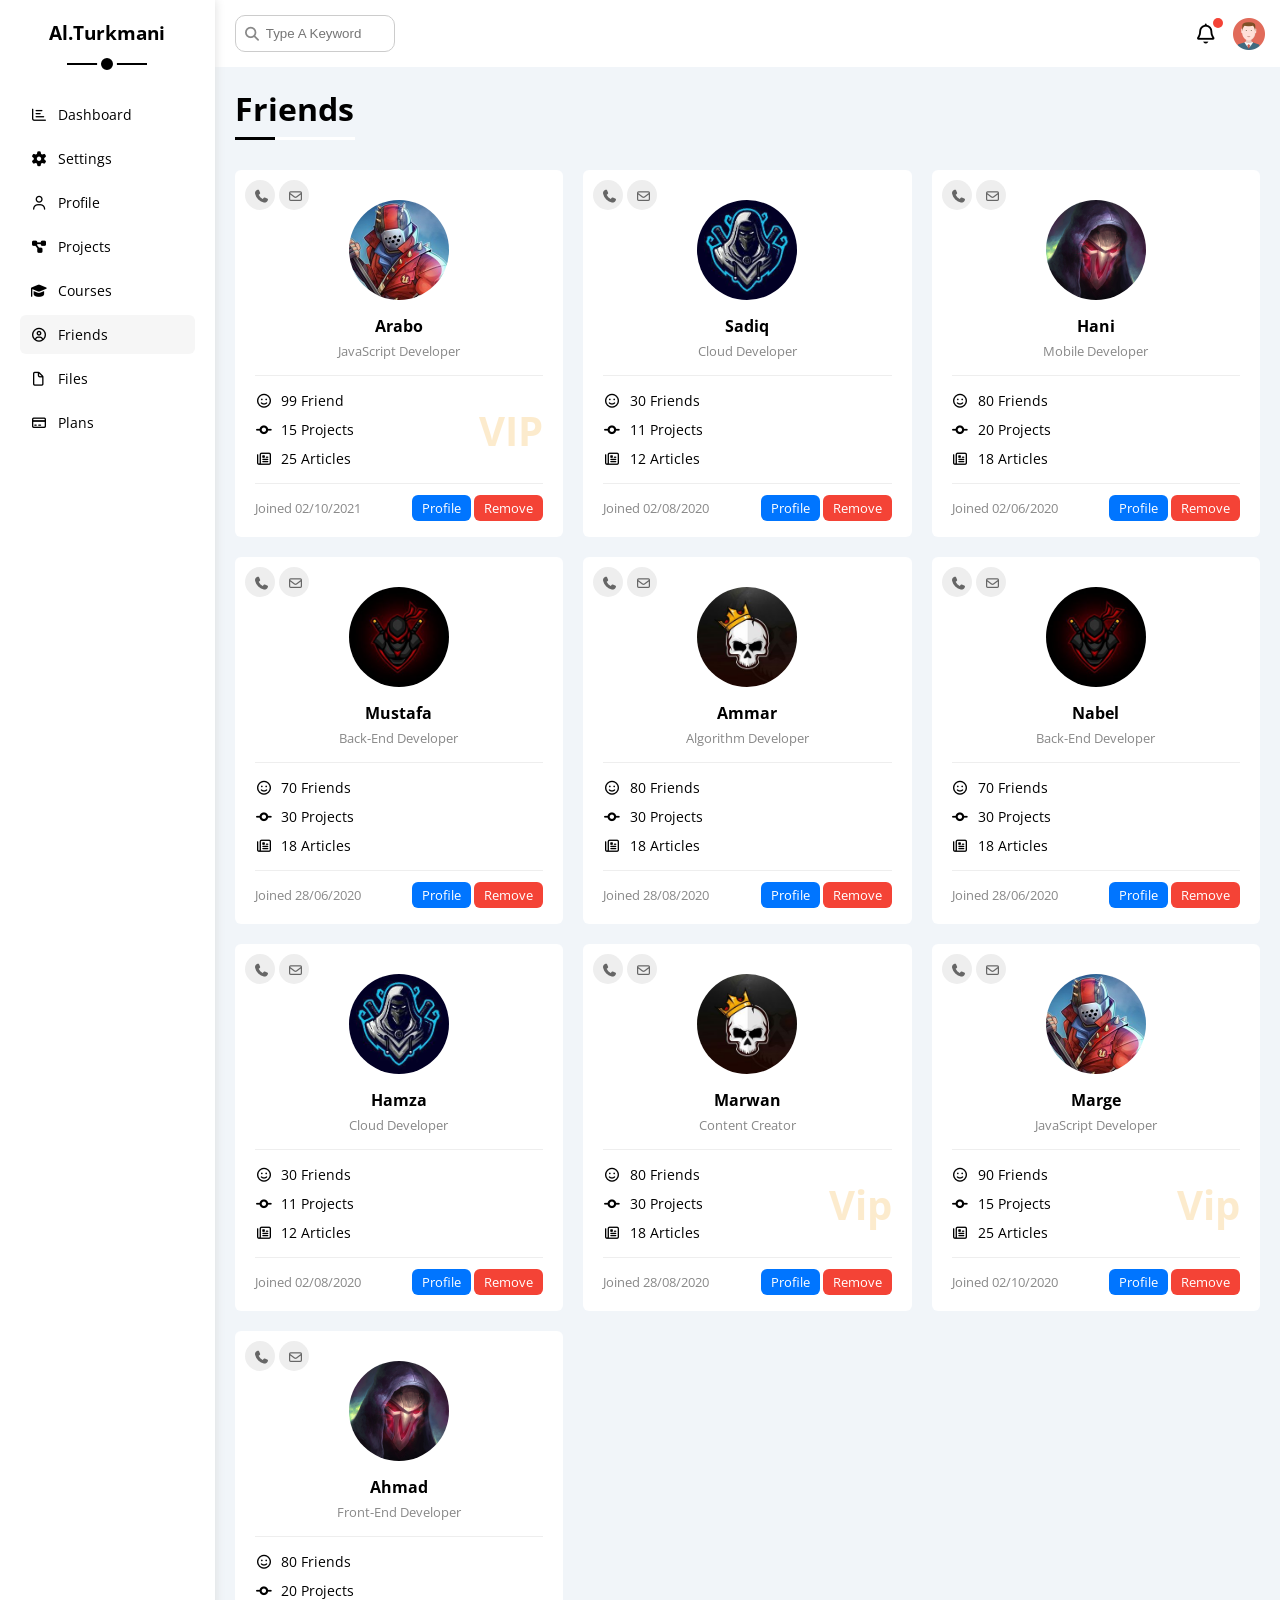
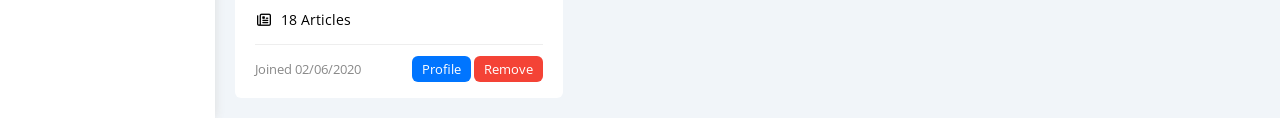
<file: friends.html>
<!DOCTYPE html>
<html lang="en">
  <head>
    <meta charset="UTF-8" />
    <meta http-equiv="X-UA-Compatible" content="IE=edge" />
    <meta name="viewport" content="width=device-width, initial-scale=1.0" />
    <title>Friends</title>
    <link rel="stylesheet" href="css/all.min.css" />
    <link rel="stylesheet" href="css/framework.css" />
    <link rel="stylesheet" href="css/master.css" />
    <link rel="preconnect" href="https://fonts.googleapis.com" />
    <link rel="preconnect" href="https://fonts.gstatic.com" crossorigin />
    <link href="https://fonts.googleapis.com/css2?family=Open+Sans:wght@300;500&#038;display=swap" rel="stylesheet" />
  </head>
  <body>
    <div class="page d-flex">
      <div class="sidebar bg-white p-20 p-relative">
        <h3 class="p-relative txt-c mt-0">Al.Turkmani</h3>
        <ul>
          <li>
            <a class="d-flex align-center fs-14 c-black rad-6 p-10" href="index.html">
              <i class="fa-regular fa-chart-bar fa-fw"></i>
              <span>Dashboard</span>
            </a>
          </li>
          <li>
            <a class="d-flex align-center fs-14 c-black rad-6 p-10" href="settings.html">
              <i class="fa-solid fa-gear fa-fw"></i>
              <span>Settings</span>
            </a>
          </li>
          <li>
            <a class="d-flex align-center fs-14 c-black rad-6 p-10" href="profile.html">
              <i class="fa-regular fa-user fa-fw"></i>
              <span>Profile</span>
            </a>
          </li>
          <li>
            <a class="d-flex align-center fs-14 c-black rad-6 p-10" href="projects.html">
              <i class="fa-solid fa-diagram-project fa-fw"></i>
              <span>Projects</span>
            </a>
          </li>
          <li>
            <a class="d-flex align-center fs-14 c-black rad-6 p-10" href="courses.html">
              <i class="fa-solid fa-graduation-cap fa-fw"></i>
              <span>Courses</span>
            </a>
          </li>
          <li>
            <a class="active d-flex align-center fs-14 c-black rad-6 p-10" href="friends.html">
              <i class="fa-regular fa-circle-user fa-fw"></i>
              <span>Friends</span>
            </a>
          </li>
          <li>
            <a class="d-flex align-center fs-14 c-black rad-6 p-10" href="files.html">
              <i class="fa-regular fa-file fa-fw"></i>
              <span>Files</span>
            </a>
          </li>
          <li>
            <a class="d-flex align-center fs-14 c-black rad-6 p-10" href="plans.html">
              <i class="fa-regular fa-credit-card fa-fw"></i>
              <span>Plans</span>
            </a>
          </li>
        </ul>
      </div>
      <div class="content w-full">
        <!-- Start Head -->
        <div class="head bg-white p-15 between-flex">
          <div class="search p-relative">
            <input class="p-10" type="search" placeholder="Type A Keyword" />
          </div>
          <div class="icons d-flex align-center">
            <span class="notification p-relative">
              <i class="fa-regular fa-bell fa-lg"></i>
            </span>
            <img decoding="async" src="imgs/avatar.png" alt="" />
          </div>
        </div>
        <!-- End Head -->
        <h1 class="p-relative">Friends</h1>
        <div class="friends-page d-grid m-20 gap-20">
          <div class="friend bg-white rad-6 p-20 p-relative">
            <div class="contact">
              <i class="fa-solid fa-phone"></i>
              <i class="fa-regular fa-envelope"></i>
            </div>
            <div class="txt-c">
              <img decoding="async" class="rad-half mt-10 mb-10 w-100 h-100" src="imgs/friend-01.jpg" alt="" />
              <h4 class="m-0">Arabo</h4>
              <p class="c-grey fs-13 mt-5 mb-0">JavaScript Developer</p>
            </div>
            <div class="icons fs-14 p-relative">
              <div class="mb-10">
                <i class="fa-regular fa-face-smile fa-fw"></i>
                <span>99 Friend</span>
              </div>
              <div class="mb-10">
                <i class="fa-solid fa-code-commit fa-fw"></i>
                <span>15 Projects</span>
              </div>
              <div>
                <i class="fa-regular fa-newspaper fa-fw"></i>
                <span>25 Articles</span>
              </div>
              <span class="vip fw-bold c-orange">VIP</span>
            </div>
            <div class="info between-flex fs-13">
              <span class="c-grey">Joined 02/10/2021</span>
              <div>
                <a class="bg-blue c-white btn-shape" href="profile.html">Profile</a>
                <a class="bg-red c-white btn-shape" href="#">Remove</a>
              </div>
            </div>
          </div>
          <div class="friend bg-white rad-6 p-20 p-relative">
            <div class="contact">
              <i class="fa-solid fa-phone"></i>
              <i class="fa-regular fa-envelope"></i>
            </div>
            <div class="txt-c">
              <img decoding="async" class="rad-half mt-10 mb-10 w-100 h-100" src="imgs/friend-02.jpg" alt="" />
              <h4 class="m-0">Sadiq</h4>
              <p class="c-grey fs-13 mt-5 mb-0">Cloud Developer</p>
            </div>
            <div class="icons fs-14 p-relative">
              <div class="mb-10">
                <i class="fa-regular fa-face-smile fa-fw"></i>
                <span>30 Friends</span>
              </div>
              <div class="mb-10">
                <i class="fa-solid fa-code-commit fa-fw"></i>
                <span>11 Projects</span>
              </div>
              <div>
                <i class="fa-regular fa-newspaper fa-fw"></i>
                <span>12 Articles</span>
              </div>
            </div>
            <div class="info between-flex fs-13">
              <span class="c-grey">Joined 02/08/2020</span>
              <div>
                <a class="bg-blue c-white btn-shape" href="profile.html">Profile</a>
                <a class="bg-red c-white btn-shape" href="">Remove</a>
              </div>
            </div>
          </div>
          <div class="friend bg-white rad-6 p-20 p-relative">
            <div class="contact">
              <i class="fa-solid fa-phone"></i>
              <i class="fa-regular fa-envelope"></i>
            </div>
            <div class="txt-c">
              <img decoding="async" class="rad-half mt-10 mb-10 w-100 h-100" src="imgs/friend-03.jpg" alt="" />
              <h4 class="m-0">Hani</h4>
              <p class="c-grey fs-13 mt-5 mb-0">Mobile Developer</p>
            </div>
            <div class="icons fs-14 p-relative">
              <div class="mb-10">
                <i class="fa-regular fa-face-smile fa-fw"></i>
                <span>80 Friends</span>
              </div>
              <div class="mb-10">
                <i class="fa-solid fa-code-commit fa-fw"></i>
                <span>20 Projects</span>
              </div>
              <div>
                <i class="fa-regular fa-newspaper fa-fw"></i>
                <span>18 Articles</span>
              </div>
            </div>
            <div class="info between-flex fs-13">
              <span class="c-grey">Joined 02/06/2020</span>
              <div>
                <a class="bg-blue c-white btn-shape" href="profile.html">Profile</a>
                <a class="bg-red c-white btn-shape" href="">Remove</a>
              </div>
            </div>
          </div>
          <div class="friend bg-white rad-6 p-20 p-relative">
            <div class="contact">
              <i class="fa-solid fa-phone"></i>
              <i class="fa-regular fa-envelope"></i>
            </div>
            <div class="txt-c">
              <img decoding="async" class="rad-half mt-10 mb-10 w-100 h-100" src="imgs/friend-04.jpg" alt="" />
              <h4 class="m-0">Mustafa</h4>
              <p class="c-grey fs-13 mt-5 mb-0">Back-End Developer</p>
            </div>
            <div class="icons fs-14 p-relative">
              <div class="mb-10">
                <i class="fa-regular fa-face-smile fa-fw"></i>
                <span>70 Friends</span>
              </div>
              <div class="mb-10">
                <i class="fa-solid fa-code-commit fa-fw"></i>
                <span>30 Projects</span>
              </div>
              <div>
                <i class="fa-regular fa-newspaper fa-fw"></i>
                <span>18 Articles</span>
              </div>
            </div>
            <div class="info between-flex fs-13">
              <span class="c-grey">Joined 28/06/2020</span>
              <div>
                <a class="bg-blue c-white btn-shape" href="profile.html">Profile</a>
                <a class="bg-red c-white btn-shape" href="">Remove</a>
              </div>
            </div>
          </div>
          <div class="friend bg-white rad-6 p-20 p-relative">
            <div class="contact">
              <i class="fa-solid fa-phone"></i>
              <i class="fa-regular fa-envelope"></i>
            </div>
            <div class="txt-c">
              <img decoding="async" class="rad-half mt-10 mb-10 w-100 h-100" src="imgs/friend-05.jpg" alt="" />
              <h4 class="m-0">Ammar</h4>
              <p class="c-grey fs-13 mt-5 mb-0">Algorithm Developer</p>
            </div>
            <div class="icons fs-14 p-relative">
              <div class="mb-10">
                <i class="fa-regular fa-face-smile fa-fw"></i>
                <span>80 Friends</span>
              </div>
              <div class="mb-10">
                <i class="fa-solid fa-code-commit fa-fw"></i>
                <span>30 Projects</span>
              </div>
              <div>
                <i class="fa-regular fa-newspaper fa-fw"></i>
                <span>18 Articles</span>
              </div>
            </div>
            <div class="info between-flex fs-13">
              <span class="c-grey">Joined 28/08/2020</span>
              <div>
                <a class="bg-blue c-white btn-shape" href="profile.html">Profile</a>
                <a class="bg-red c-white btn-shape" href="">Remove</a>
              </div>
            </div>
          </div>
          <div class="friend bg-white rad-6 p-20 p-relative">
            <div class="contact">
              <i class="fa-solid fa-phone"></i>
              <i class="fa-regular fa-envelope"></i>
            </div>
            <div class="txt-c">
              <img decoding="async" class="rad-half mt-10 mb-10 w-100 h-100" src="imgs/friend-04.jpg" alt="" />
              <h4 class="m-0">Nabel</h4>
              <p class="c-grey fs-13 mt-5 mb-0">Back-End Developer</p>
            </div>
            <div class="icons fs-14 p-relative">
              <div class="mb-10">
                <i class="fa-regular fa-face-smile fa-fw"></i>
                <span>70 Friends</span>
              </div>
              <div class="mb-10">
                <i class="fa-solid fa-code-commit fa-fw"></i>
                <span>30 Projects</span>
              </div>
              <div>
                <i class="fa-regular fa-newspaper fa-fw"></i>
                <span>18 Articles</span>
              </div>
            </div>
            <div class="info between-flex fs-13">
              <span class="c-grey">Joined 28/06/2020</span>
              <div>
                <a class="bg-blue c-white btn-shape" href="profile.html">Profile</a>
                <a class="bg-red c-white btn-shape" href="">Remove</a>
              </div>
            </div>
          </div>
          <div class="friend bg-white rad-6 p-20 p-relative">
            <div class="contact">
              <i class="fa-solid fa-phone"></i>
              <i class="fa-regular fa-envelope"></i>
            </div>
            <div class="txt-c">
              <img decoding="async" class="rad-half mt-10 mb-10 w-100 h-100" src="imgs/friend-02.jpg" alt="" />
              <h4 class="m-0">Hamza</h4>
              <p class="c-grey fs-13 mt-5 mb-0">Cloud Developer</p>
            </div>
            <div class="icons fs-14 p-relative">
              <div class="mb-10">
                <i class="fa-regular fa-face-smile fa-fw"></i>
                <span>30 Friends</span>
              </div>
              <div class="mb-10">
                <i class="fa-solid fa-code-commit fa-fw"></i>
                <span>11 Projects</span>
              </div>
              <div>
                <i class="fa-regular fa-newspaper fa-fw"></i>
                <span>12 Articles</span>
              </div>
            </div>
            <div class="info between-flex fs-13">
              <span class="c-grey">Joined 02/08/2020</span>
              <div>
                <a class="bg-blue c-white btn-shape" href="profile.html">Profile</a>
                <a class="bg-red c-white btn-shape" href="">Remove</a>
              </div>
            </div>
          </div>
          <div class="friend bg-white rad-6 p-20 p-relative">
            <div class="contact">
              <i class="fa-solid fa-phone"></i>
              <i class="fa-regular fa-envelope"></i>
            </div>
            <div class="txt-c">
              <img decoding="async" class="rad-half mt-10 mb-10 w-100 h-100" src="imgs/friend-05.jpg" alt="" />
              <h4 class="m-0">Marwan</h4>
              <p class="c-grey fs-13 mt-5 mb-0">Content Creator</p>
            </div>
            <div class="icons fs-14 p-relative">
              <div class="mb-10">
                <i class="fa-regular fa-face-smile fa-fw"></i>
                <span>80 Friends</span>
              </div>
              <div class="mb-10">
                <i class="fa-solid fa-code-commit fa-fw"></i>
                <span>30 Projects</span>
              </div>
              <div>
                <i class="fa-regular fa-newspaper fa-fw"></i>
                <span>18 Articles</span>
              </div>
              <span class="vip fw-bold c-orange">Vip</span>
            </div>
            <div class="info between-flex fs-13">
              <span class="c-grey">Joined 28/08/2020</span>
              <div>
                <a class="bg-blue c-white btn-shape" href="profile.html">Profile</a>
                <a class="bg-red c-white btn-shape" href="">Remove</a>
              </div>
            </div>
          </div>
          <div class="friend bg-white rad-6 p-20 p-relative">
            <div class="contact">
              <i class="fa-solid fa-phone"></i>
              <i class="fa-regular fa-envelope"></i>
            </div>
            <div class="txt-c">
              <img decoding="async" class="rad-half mt-10 mb-10 w-100 h-100" src="imgs/friend-01.jpg" alt="" />
              <h4 class="m-0">Marge</h4>
              <p class="c-grey fs-13 mt-5 mb-0">JavaScript Developer</p>
            </div>
            <div class="icons fs-14 p-relative">
              <div class="mb-10">
                <i class="fa-regular fa-face-smile fa-fw"></i>
                <span>90 Friends</span>
              </div>
              <div class="mb-10">
                <i class="fa-solid fa-code-commit fa-fw"></i>
                <span>15 Projects</span>
              </div>
              <div>
                <i class="fa-regular fa-newspaper fa-fw"></i>
                <span>25 Articles</span>
              </div>
              <span class="vip fw-bold c-orange">Vip</span>
            </div>
            <div class="info between-flex fs-13">
              <span class="c-grey">Joined 02/10/2020</span>
              <div>
                <a class="bg-blue c-white btn-shape" href="profile.html">Profile</a>
                <a class="bg-red c-white btn-shape" href="">Remove</a>
              </div>
            </div>
          </div>
          <div class="friend bg-white rad-6 p-20 p-relative">
            <div class="contact">
              <i class="fa-solid fa-phone"></i>
              <i class="fa-regular fa-envelope"></i>
            </div>
            <div class="txt-c">
              <img decoding="async" class="rad-half mt-10 mb-10 w-100 h-100" src="imgs/friend-03.jpg" alt="" />
              <h4 class="m-0">Ahmad</h4>
              <p class="c-grey fs-13 mt-5 mb-0">Front-End Developer</p>
            </div>
            <div class="icons fs-14 p-relative">
              <div class="mb-10">
                <i class="fa-regular fa-face-smile fa-fw"></i>
                <span>80 Friends</span>
              </div>
              <div class="mb-10">
                <i class="fa-solid fa-code-commit fa-fw"></i>
                <span>20 Projects</span>
              </div>
              <div>
                <i class="fa-regular fa-newspaper fa-fw"></i>
                <span>18 Articles</span>
              </div>
            </div>
            <div class="info between-flex fs-13">
              <span class="c-grey">Joined 02/06/2020</span>
              <div>
                <a class="bg-blue c-white btn-shape" href="profile.html">Profile</a>
                <a class="bg-red c-white btn-shape" href="">Remove</a>
              </div>
            </div>
          </div>
        </div>
      </div>
    </div>
  </body>
</html>
</file>
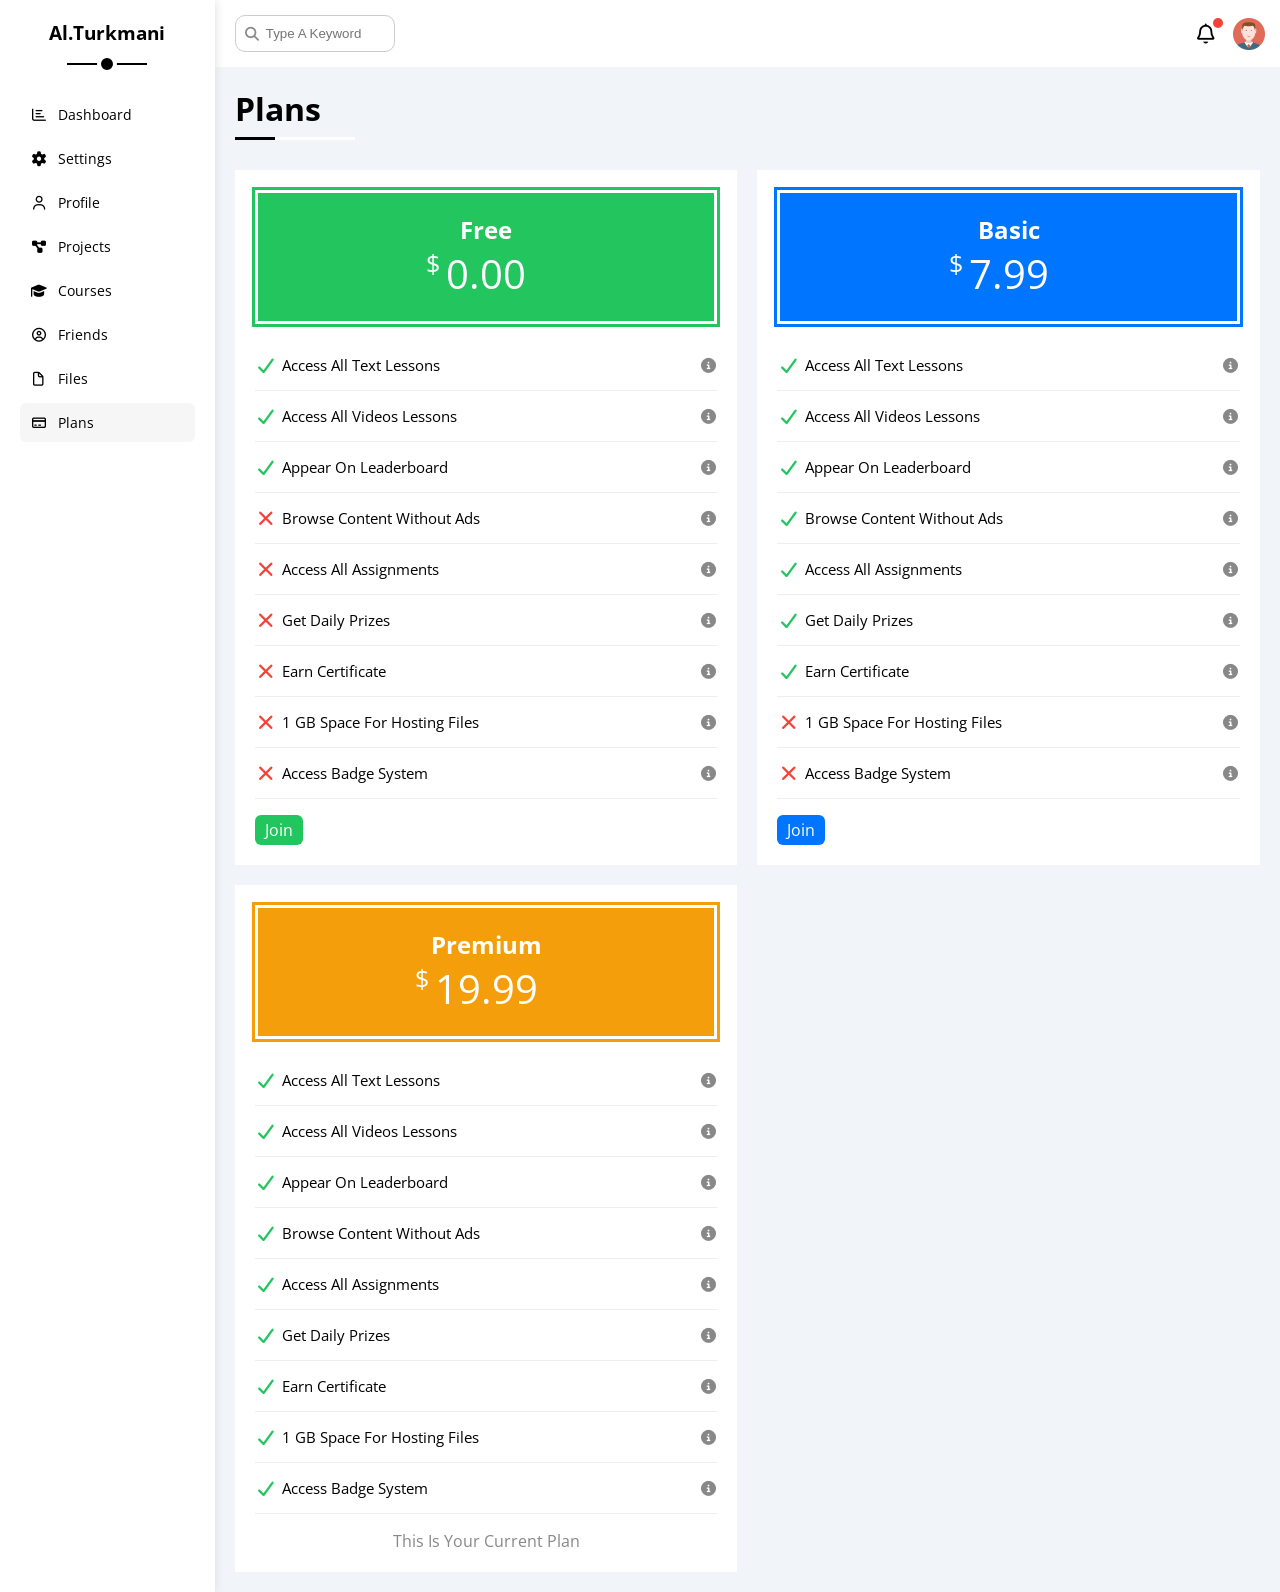
<file: plans.html>
<!DOCTYPE html>
<html lang="en">
  <head>
    <meta charset="UTF-8" />
    <meta http-equiv="X-UA-Compatible" content="IE=edge" />
    <meta name="viewport" content="width=device-width, initial-scale=1.0" />
    <title>Plans</title>
    <link rel="stylesheet" href="css/all.min.css" />
    <link rel="stylesheet" href="css/framework.css" />
    <link rel="stylesheet" href="css/master.css" />
    <link rel="preconnect" href="https://fonts.googleapis.com" />
    <link rel="preconnect" href="https://fonts.gstatic.com" crossorigin />
    <link href="https://fonts.googleapis.com/css2?family=Open+Sans:wght@300;500&#038;display=swap" rel="stylesheet" />
  </head>
  <body>
    <div class="page d-flex">
      <div class="sidebar bg-white p-20 p-relative">
        <h3 class="p-relative txt-c mt-0">Al.Turkmani</h3>
        <ul>
          <li>
            <a class="d-flex align-center fs-14 c-black rad-6 p-10" href="index.html">
              <i class="fa-regular fa-chart-bar fa-fw"></i>
              <span>Dashboard</span>
            </a>
          </li>
          <li>
            <a class="d-flex align-center fs-14 c-black rad-6 p-10" href="settings.html">
              <i class="fa-solid fa-gear fa-fw"></i>
              <span>Settings</span>
            </a>
          </li>
          <li>
            <a class="d-flex align-center fs-14 c-black rad-6 p-10" href="profile.html">
              <i class="fa-regular fa-user fa-fw"></i>
              <span>Profile</span>
            </a>
          </li>
          <li>
            <a class="d-flex align-center fs-14 c-black rad-6 p-10" href="projects.html">
              <i class="fa-solid fa-diagram-project fa-fw"></i>
              <span>Projects</span>
            </a>
          </li>
          <li>
            <a class="d-flex align-center fs-14 c-black rad-6 p-10" href="courses.html">
              <i class="fa-solid fa-graduation-cap fa-fw"></i>
              <span>Courses</span>
            </a>
          </li>
          <li>
            <a class="d-flex align-center fs-14 c-black rad-6 p-10" href="friends.html">
              <i class="fa-regular fa-circle-user fa-fw"></i>
              <span>Friends</span>
            </a>
          </li>
          <li>
            <a class="d-flex align-center fs-14 c-black rad-6 p-10" href="files.html">
              <i class="fa-regular fa-file fa-fw"></i>
              <span>Files</span>
            </a>
          </li>
          <li>
            <a class="active d-flex align-center fs-14 c-black rad-6 p-10" href="plans.html">
              <i class="fa-regular fa-credit-card fa-fw"></i>
              <span>Plans</span>
            </a>
          </li>
        </ul>
      </div>
      <div class="content w-full">
        <!-- Start Head -->
        <div class="head bg-white p-15 between-flex">
          <div class="search p-relative">
            <input class="p-10" type="search" placeholder="Type A Keyword" />
          </div>
          <div class="icons d-flex align-center">
            <span class="notification p-relative">
              <i class="fa-regular fa-bell fa-lg"></i>
            </span>
            <img decoding="async" src="imgs/avatar.png" alt="" />
          </div>
        </div>
        <!-- End Head -->
        <h1 class="p-relative">Plans</h1>
        <div class="plans-page d-grid m-20 gap-20">
          <div class="plan green bg-white p-20">
            <div class="top bg-green txt-c p-20">
              <h2 class="m-0 c-white">Free</h2>
              <div class="price c-white"><span>$</span>0.00</div>
            </div>
            <ul>
              <li>
                <i class="fa-solid fa-check fa-fw yes"></i>
                <span>Access All Text Lessons</span>
                <i class="fa-solid fa-circle-info help"></i>
              </li>
              <li>
                <i class="fa-solid fa-check fa-fw yes"></i>
                <span>Access All Videos Lessons</span>
                <i class="fa-solid fa-circle-info help"></i>
              </li>
              <li>
                <i class="fa-solid fa-check fa-fw yes"></i>
                <span>Appear On Leaderboard</span>
                <i class="fa-solid fa-circle-info help"></i>
              </li>
              <li>
                <i class="fa-solid fa-xmark fa-fw"></i>
                <span>Browse Content Without Ads</span>
                <i class="fa-solid fa-circle-info help"></i>
              </li>
              <li>
                <i class="fa-solid fa-xmark fa-fw"></i>
                <span>Access All Assignments</span>
                <i class="fa-solid fa-circle-info help"></i>
              </li>
              <li>
                <i class="fa-solid fa-xmark fa-fw"></i>
                <span>Get Daily Prizes</span>
                <i class="fa-solid fa-circle-info help"></i>
              </li>
              <li>
                <i class="fa-solid fa-xmark fa-fw"></i>
                <span>Earn Certificate</span>
                <i class="fa-solid fa-circle-info help"></i>
              </li>
              <li>
                <i class="fa-solid fa-xmark fa-fw"></i>
                <span>1 GB Space For Hosting Files</span>
                <i class="fa-solid fa-circle-info help"></i>
              </li>
              <li>
                <i class="fa-solid fa-xmark fa-fw"></i>
                <span>Access Badge System</span>
                <i class="fa-solid fa-circle-info help"></i>
              </li>
            </ul>
            <a href="#" class="btn-shape bg-green c-white d-block w-fit">Join</a>
          </div>
          <!-- Start Plan -->
          <div class="plan blue bg-white p-20">
            <div class="top bg-blue txt-c p-20">
              <h2 class="m-0 c-white">Basic</h2>
              <div class="price c-white"><span>$</span>7.99</div>
            </div>
            <ul class="list-none p-0">
              <li>
                <i class="fa-solid fa-check fa-fw yes"></i>
                <span>Access All Text Lessons</span>
                <i class="fa-solid fa-circle-info help"></i>
              </li>
              <li>
                <i class="fa-solid fa-check fa-fw yes"></i>
                <span>Access All Videos Lessons</span>
                <i class="fa-solid fa-circle-info help"></i>
              </li>
              <li>
                <i class="fa-solid fa-check fa-fw yes"></i>
                <span>Appear On Leaderboard</span>
                <i class="fa-solid fa-circle-info help"></i>
              </li>
              <li>
                <i class="fa-solid fa-check fa-fw yes"></i>
                <span>Browse Content Without Ads</span>
                <i class="fa-solid fa-circle-info help"></i>
              </li>
              <li>
                <i class="fa-solid fa-check fa-fw yes"></i>
                <span>Access All Assignments</span>
                <i class="fa-solid fa-circle-info help"></i>
              </li>
              <li>
                <i class="fa-solid fa-check fa-fw yes"></i>
                <span>Get Daily Prizes</span>
                <i class="fa-solid fa-circle-info help"></i>
              </li>
              <li>
                <i class="fa-solid fa-check fa-fw yes"></i>
                <span>Earn Certificate</span>
                <i class="fa-solid fa-circle-info help"></i>
              </li>
              <li>
                <i class="fa-solid fa-xmark fa-fw"></i>
                <span>1 GB Space For Hosting Files</span>
                <i class="fa-solid fa-circle-info help"></i>
              </li>
              <li>
                <i class="fa-solid fa-xmark fa-fw"></i>
                <span>Access Badge System</span>
                <i class="fa-solid fa-circle-info help"></i>
              </li>
            </ul>
            <a href="#" class="btn-shape bg-blue c-white d-block w-fit">Join</a>
          </div>
          <!-- End Plan -->
          <!-- Start Plan -->
          <div class="plan orange bg-white p-20">
            <div class="top bg-orange txt-c p-20">
              <h2 class="m-0 c-white">Premium</h2>
              <div class="price c-white"><span>$</span>19.99</div>
            </div>
            <ul class="list-none p-0">
              <li>
                <i class="fa-solid fa-check fa-fw yes"></i>
                <span>Access All Text Lessons</span>
                <i class="fa-solid fa-circle-info help"></i>
              </li>
              <li>
                <i class="fa-solid fa-check fa-fw yes"></i>
                <span>Access All Videos Lessons</span>
                <i class="fa-solid fa-circle-info help"></i>
              </li>
              <li>
                <i class="fa-solid fa-check fa-fw yes"></i>
                <span>Appear On Leaderboard</span>
                <i class="fa-solid fa-circle-info help"></i>
              </li>
              <li>
                <i class="fa-solid fa-check fa-fw yes"></i>
                <span>Browse Content Without Ads</span>
                <i class="fa-solid fa-circle-info help"></i>
              </li>
              <li>
                <i class="fa-solid fa-check fa-fw yes"></i>
                <span>Access All Assignments</span>
                <i class="fa-solid fa-circle-info help"></i>
              </li>
              <li>
                <i class="fa-solid fa-check fa-fw yes"></i>
                <span>Get Daily Prizes</span>
                <i class="fa-solid fa-circle-info help"></i>
              </li>
              <li>
                <i class="fa-solid fa-check fa-fw yes"></i>
                <span>Earn Certificate</span>
                <i class="fa-solid fa-circle-info help"></i>
              </li>
              <li>
                <i class="fa-solid fa-check fa-fw yes"></i>
                <span>1 GB Space For Hosting Files</span>
                <i class="fa-solid fa-circle-info help"></i>
              </li>
              <li>
                <i class="fa-solid fa-check fa-fw yes"></i>
                <span>Access Badge System</span>
                <i class="fa-solid fa-circle-info help"></i>
              </li>
            </ul>
            <p class="c-grey m-0 txt-c">This Is Your Current Plan</p>
          </div>
          <!-- End Plan -->
        </div>
      </div>
    </div>
  </body>
</html>
</file>
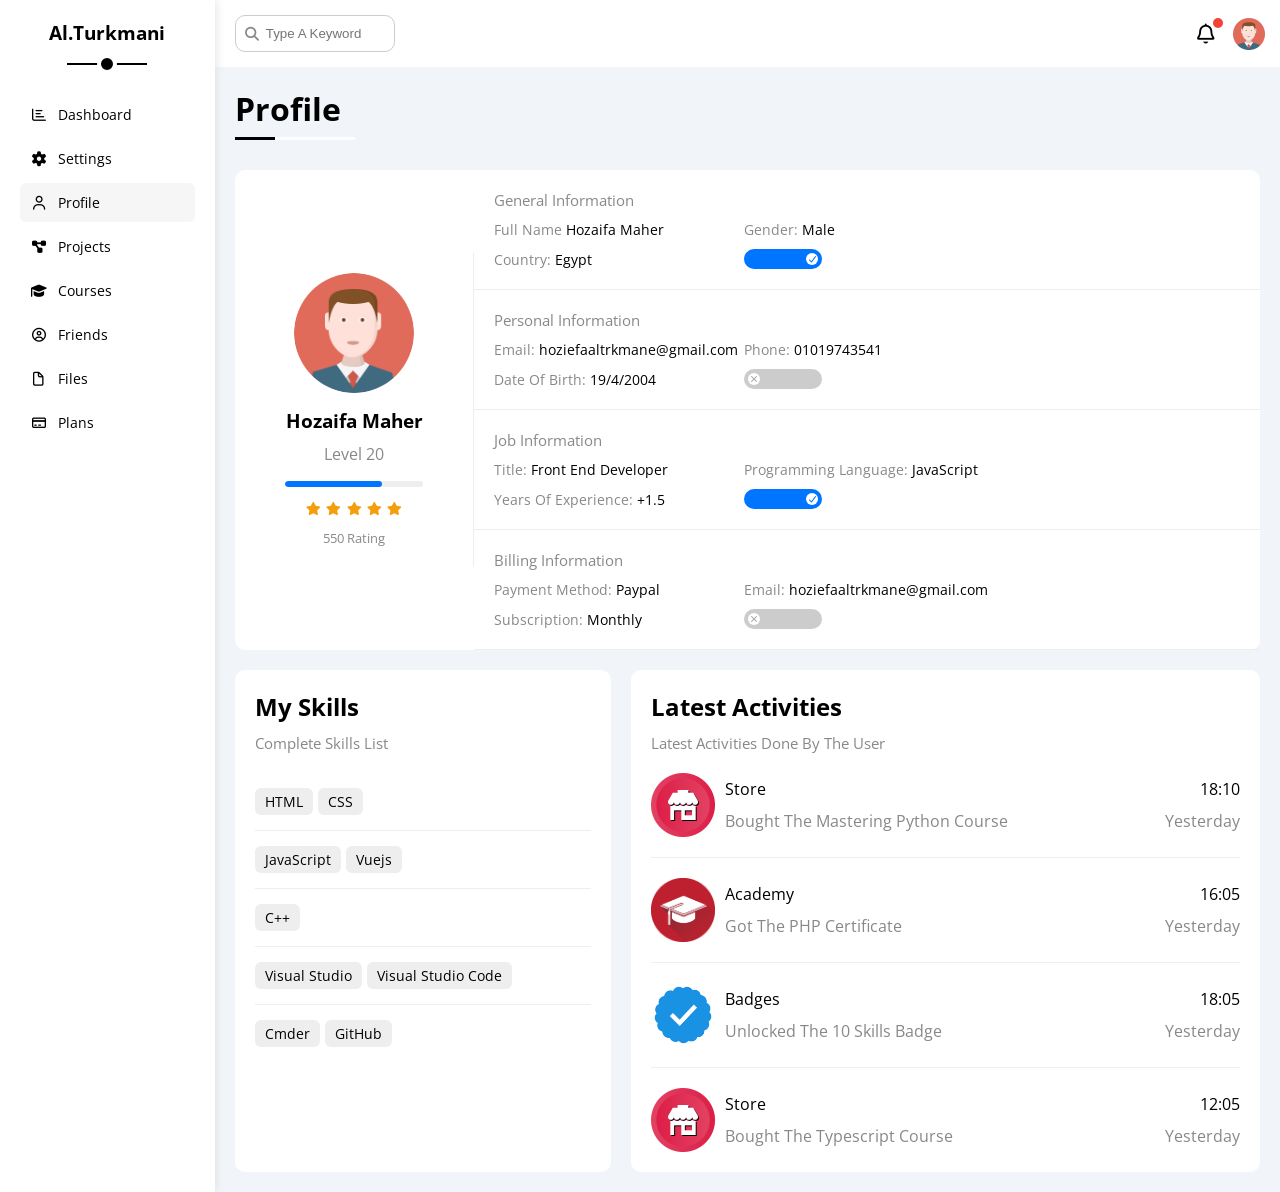
<file: profile.html>
<!DOCTYPE html>
<html lang="en">
  <head>
    <meta charset="UTF-8" />
    <meta http-equiv="X-UA-Compatible" content="IE=edge" />
    <meta name="viewport" content="width=device-width, initial-scale=1.0" />
    <title>Profile</title>
    <link rel="stylesheet" href="css/all.min.css" />
    <link rel="stylesheet" href="css/framework.css" />
    <link rel="stylesheet" href="css/master.css" />
    <link rel="preconnect" href="https://fonts.googleapis.com" />
    <link rel="preconnect" href="https://fonts.gstatic.com" crossorigin />
    <link href="https://fonts.googleapis.com/css2?family=Open+Sans:wght@300;500&#038;display=swap" rel="stylesheet" />
  </head>
  <body>
    <div class="page d-flex">
      <div class="sidebar bg-white p-20 p-relative">
        <h3 class="p-relative txt-c mt-0">Al.Turkmani</h3>
        <ul>
          <li>
            <a class="d-flex align-center fs-14 c-black rad-6 p-10" href="index.html">
              <i class="fa-regular fa-chart-bar fa-fw"></i>
              <span>Dashboard</span>
            </a>
          </li>
          <li>
            <a class="d-flex align-center fs-14 c-black rad-6 p-10" href="settings.html">
              <i class="fa-solid fa-gear fa-fw"></i>
              <span>Settings</span>
            </a>
          </li>
          <li>
            <a class="active d-flex align-center fs-14 c-black rad-6 p-10" href="profile.html">
              <i class="fa-regular fa-user fa-fw"></i>
              <span>Profile</span>
            </a>
          </li>
          <li>
            <a class="d-flex align-center fs-14 c-black rad-6 p-10" href="projects.html">
              <i class="fa-solid fa-diagram-project fa-fw"></i>
              <span>Projects</span>
            </a>
          </li>
          <li>
            <a class="d-flex align-center fs-14 c-black rad-6 p-10" href="courses.html">
              <i class="fa-solid fa-graduation-cap fa-fw"></i>
              <span>Courses</span>
            </a>
          </li>
          <li>
            <a class="d-flex align-center fs-14 c-black rad-6 p-10" href="friends.html">
              <i class="fa-regular fa-circle-user fa-fw"></i>
              <span>Friends</span>
            </a>
          </li>
          <li>
            <a class="d-flex align-center fs-14 c-black rad-6 p-10" href="files.html">
              <i class="fa-regular fa-file fa-fw"></i>
              <span>Files</span>
            </a>
          </li>
          <li>
            <a class="d-flex align-center fs-14 c-black rad-6 p-10" href="plans.html">
              <i class="fa-regular fa-credit-card fa-fw"></i>
              <span>Plans</span>
            </a>
          </li>
        </ul>
      </div>
      <div class="content w-full">
        <!-- Start Head -->
        <div class="head bg-white p-15 between-flex">
          <div class="search p-relative">
            <input class="p-10" type="search" placeholder="Type A Keyword" />
          </div>
          <div class="icons d-flex align-center">
            <span class="notification p-relative">
              <i class="fa-regular fa-bell fa-lg"></i>
            </span>
            <img decoding="async" src="imgs/avatar.png" alt="" />
          </div>
        </div>
        <!-- End Head -->
        <h1 class="p-relative">Profile</h1>
        <div class="profile-page m-20">
          <!-- Start Overview -->
          <div class="overview bg-white rad-10 d-flex align-center">
            <div class="avatar-box txt-c p-20">
              <img decoding="async" class="rad-half mb-10" src="imgs/avatar.png" alt="" />
              <h3 class="m-0">Hozaifa Maher</h3>
              <p class="c-grey mt-10">Level 20</p>
              <div class="level rad-6 bg-eee p-relative">
                <span style="width: 70%"></span>
              </div>
              <div class="rating mt-10 mb-10">
                <i class="fa-solid fa-star c-orange fs-13"></i>
                <i class="fa-solid fa-star c-orange fs-13"></i>
                <i class="fa-solid fa-star c-orange fs-13"></i>
                <i class="fa-solid fa-star c-orange fs-13"></i>
                <i class="fa-solid fa-star c-orange fs-13"></i>
              </div>
              <p class="c-grey m-0 fs-13">550 Rating</p>
            </div>
            <div class="info-box w-full txt-c-mobile">
              <!-- Start Information Row -->
              <div class="box p-20 d-flex align-center">
                <h4 class="c-grey fs-15 m-0 w-full">General Information</h4>
                <div class="fs-14">
                  <span class="c-grey">Full Name</span>
                  <span>Hozaifa Maher</span>
                </div>
                <div class="fs-14">
                  <span class="c-grey">Gender:</span>
                  <span>Male</span>
                </div>
                <div class="fs-14">
                  <span class="c-grey">Country:</span>
                  <span>Egypt</span>
                </div>
                <div class="fs-14">
                  <label>
                    <input class="toggle-checkbox" type="checkbox" checked />
                    <div class="toggle-switch"></div>
                  </label>
                </div>
              </div>
              <!-- End Information Row -->
              <!-- Start Information Row -->
              <div class="box p-20 d-flex align-center">
                <h4 class="c-grey w-full fs-15 m-0">Personal Information</h4>
                <div class="fs-14">
                  <span class="c-grey">Email:</span>
                  <span>hoziefaaltrkmane@gmail.com</span>
                </div>
                <div class="fs-14">
                  <span class="c-grey">Phone:</span>
                  <span>01019743541</span>
                </div>
                <div class="fs-14">
                  <span class="c-grey">Date Of Birth:</span>
                  <span>19/4/2004</span>
                </div>
                <div class="fs-14">
                  <label>
                    <input class="toggle-checkbox" type="checkbox" />
                    <div class="toggle-switch"></div>
                  </label>
                </div>
              </div>
              <!-- End Information Row -->
              <!-- Start Information Row -->
              <div class="box p-20 d-flex align-center">
                <h4 class="c-grey w-full fs-15 m-0">Job Information</h4>
                <div class="fs-14">
                  <span class="c-grey">Title:</span>
                  <span>Front End Developer</span>
                </div>
                <div class="fs-14">
                  <span class="c-grey">Programming Language:</span>
                  <span>JavaScript</span>
                </div>
                <div class="fs-14">
                  <span class="c-grey">Years Of Experience:</span>
                  <span>+1.5</span>
                </div>
                <div class="fs-14">
                  <label>
                    <input class="toggle-checkbox" type="checkbox" checked />
                    <div class="toggle-switch"></div>
                  </label>
                </div>
              </div>
              <!-- End Information Row -->
              <!-- Start Information Row -->
              <div class="box p-20 d-flex align-center">
                <h4 class="c-grey w-full fs-15 m-0">Billing Information</h4>
                <div class="fs-14">
                  <span class="c-grey">Payment Method:</span>
                  <span>Paypal</span>
                </div>
                <div class="fs-14">
                  <span class="c-grey">Email:</span>
                  <span>hoziefaaltrkmane@gmail.com</span>
                </div>
                <div class="fs-14">
                  <span class="c-grey">Subscription:</span>
                  <span>Monthly</span>
                </div>
                <div class="fs-14">
                  <label>
                    <input class="toggle-checkbox" type="checkbox" />
                    <div class="toggle-switch"></div>
                  </label>
                </div>
              </div>
              <!-- End Information Row -->
            </div>
          </div>
          <!-- End Overview -->
          <!-- Start Other Data -->
          <div class="other-data d-flex gap-20">
            <div class="skills-card p-20 bg-white rad-10 mt-20">
              <h2 class="mt-0 mb-10">My Skills</h2>
              <p class="mt-0 mb-20 c-grey fs-15">Complete Skills List</p>
              <ul class="m-0 txt-c-mobile">
                <li><span>HTML</span><span>CSS</span></li>
                <li><span>JavaScript</span><span>Vuejs</span></li>
                <li><span>C++</span></li>
                <li><span>Visual Studio</span><span>Visual Studio Code</span></li>
                <li><span>Cmder</span><span>GitHub</span></li>
              </ul>
            </div>
            <div class="activities p-20 bg-white rad-10 mt-20">
              <h2 class="mt-0 mb-10">Latest Activities</h2>
              <p class="mt-0 mb-20 c-grey fs-15">Latest Activities Done By The User</p>
              <div class="activity d-flex align-center txt-c-mobile">
                <img decoding="async" src="imgs/activity-01.png" alt="" />
                <div class="info">
                  <span class="d-block mb-10">Store</span>
                  <span class="c-grey">Bought The Mastering Python Course</span>
                </div>
                <div class="date">
                  <span class="d-block mb-10">18:10</span>
                  <span class="c-grey">Yesterday</span>
                </div>
              </div>
              <div class="activity d-flex align-center txt-c-mobile">
                <img decoding="async" src="imgs/activity-02.png" alt="" />
                <div class="info">
                  <span class="d-block mb-10">Academy</span>
                  <span class="c-grey">Got The PHP Certificate</span>
                </div>
                <div class="date">
                  <span class="d-block mb-10">16:05</span>
                  <span class="c-grey">Yesterday</span>
                </div>
              </div>
              <div class="activity d-flex align-center txt-c-mobile">
                <img decoding="async" src="imgs/activity-03.png" alt="" />
                <div class="info">
                  <span class="d-block mb-10">Badges</span>
                  <span class="c-grey">Unlocked The 10 Skills Badge</span>
                </div>
                <div class="date">
                  <span class="d-block mb-10">18:05</span>
                  <span class="c-grey">Yesterday</span>
                </div>
              </div>
              <div class="activity d-flex align-center txt-c-mobile">
                <img decoding="async" src="imgs/activity-01.png" alt="" />
                <div class="info">
                  <span class="d-block mb-10">Store</span>
                  <span class="c-grey">Bought The Typescript Course</span>
                </div>
                <div class="date">
                  <span class="d-block mb-10">12:05</span>
                  <span class="c-grey">Yesterday</span>
                </div>
              </div>
            </div>
          </div>
          <!-- End Other Data -->
        </div>
      </div>
    </div>
  </body>
</html>
</file>
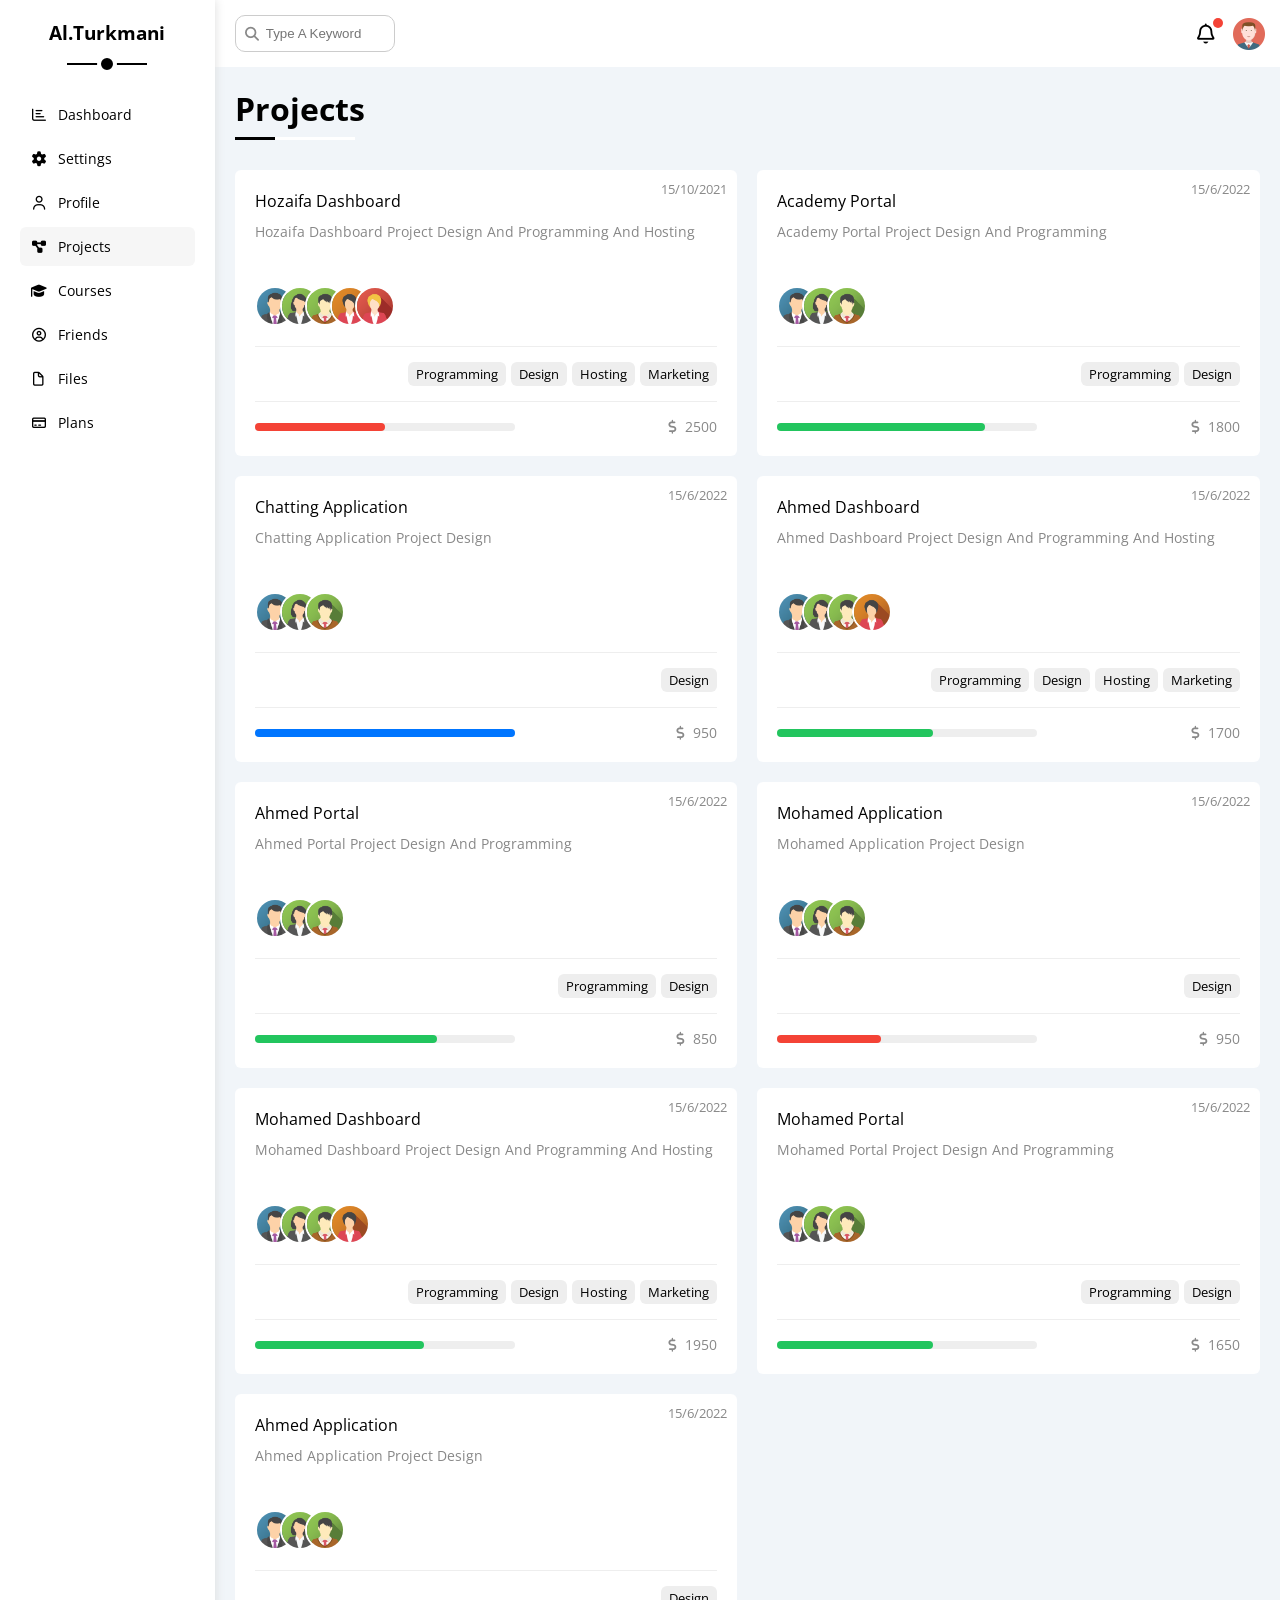
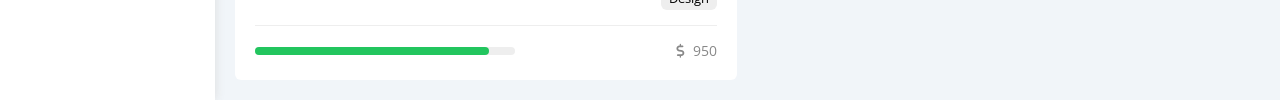
<file: projects.html>
<!DOCTYPE html>
<html lang="en">
  <head>
    <meta charset="UTF-8" />
    <meta http-equiv="X-UA-Compatible" content="IE=edge" />
    <meta name="viewport" content="width=device-width, initial-scale=1.0" />
    <title>Projects</title>
    <link rel="stylesheet" href="css/all.min.css" />
    <link rel="stylesheet" href="css/framework.css" />
    <link rel="stylesheet" href="css/master.css" />
    <link rel="preconnect" href="https://fonts.googleapis.com" />
    <link rel="preconnect" href="https://fonts.gstatic.com" crossorigin />
    <link href="https://fonts.googleapis.com/css2?family=Open+Sans:wght@300;500&#038;display=swap" rel="stylesheet" />
  </head>
  <body>
    <div class="page d-flex">
      <div class="sidebar bg-white p-20 p-relative">
        <h3 class="p-relative txt-c mt-0">Al.Turkmani</h3>
        <ul>
          <li>
            <a class="d-flex align-center fs-14 c-black rad-6 p-10" href="index.html">
              <i class="fa-regular fa-chart-bar fa-fw"></i>
              <span>Dashboard</span>
            </a>
          </li>
          <li>
            <a class="d-flex align-center fs-14 c-black rad-6 p-10" href="settings.html">
              <i class="fa-solid fa-gear fa-fw"></i>
              <span>Settings</span>
            </a>
          </li>
          <li>
            <a class="d-flex align-center fs-14 c-black rad-6 p-10" href="profile.html">
              <i class="fa-regular fa-user fa-fw"></i>
              <span>Profile</span>
            </a>
          </li>
          <li>
            <a class="active d-flex align-center fs-14 c-black rad-6 p-10" href="projects.html">
              <i class="fa-solid fa-diagram-project fa-fw"></i>
              <span>Projects</span>
            </a>
          </li>
          <li>
            <a class="d-flex align-center fs-14 c-black rad-6 p-10" href="courses.html">
              <i class="fa-solid fa-graduation-cap fa-fw"></i>
              <span>Courses</span>
            </a>
          </li>
          <li>
            <a class="d-flex align-center fs-14 c-black rad-6 p-10" href="friends.html">
              <i class="fa-regular fa-circle-user fa-fw"></i>
              <span>Friends</span>
            </a>
          </li>
          <li>
            <a class="d-flex align-center fs-14 c-black rad-6 p-10" href="files.html">
              <i class="fa-regular fa-file fa-fw"></i>
              <span>Files</span>
            </a>
          </li>
          <li>
            <a class="d-flex align-center fs-14 c-black rad-6 p-10" href="plans.html">
              <i class="fa-regular fa-credit-card fa-fw"></i>
              <span>Plans</span>
            </a>
          </li>
        </ul>
      </div>
      <div class="content w-full">
        <!-- Start Head -->
        <div class="head bg-white p-15 between-flex">
          <div class="search p-relative">
            <input class="p-10" type="search" placeholder="Type A Keyword" />
          </div>
          <div class="icons d-flex align-center">
            <span class="notification p-relative">
              <i class="fa-regular fa-bell fa-lg"></i>
            </span>
            <img decoding="async" src="imgs/avatar.png" alt="" />
          </div>
        </div>
        <!-- End Head -->
        <h1 class="p-relative">Projects</h1>
        <div class="projects-page d-grid m-20 gap-20">
          <div class="project bg-white p-20 rad-6 p-relative">
            <span class="date fs-13 c-grey">15/10/2021</span>
            <h4 class="m-0">Hozaifa Dashboard</h4>
            <p class="c-grey mt-10 mb-10 fs-14">Hozaifa Dashboard Project Design And Programming And Hosting</p>
            <div class="team">
              <a href="#"><img decoding="async" src="imgs/team-01.png" alt="" /></a>
              <a href="#"><img decoding="async" src="imgs/team-02.png" alt="" /></a>
              <a href="#"><img decoding="async" src="imgs/team-03.png" alt="" /></a>
              <a href="#"><img decoding="async" src="imgs/team-04.png" alt="" /></a>
              <a href="#"><img decoding="async" src="imgs/team-05.png" alt="" /></a>
            </div>
            <div class="do d-flex">
              <span class="fs-13 rad-6 bg-eee">Programming</span>
              <span class="fs-13 rad-6 bg-eee">Design</span>
              <span class="fs-13 rad-6 bg-eee">Hosting</span>
              <span class="fs-13 rad-6 bg-eee">Marketing</span>
            </div>
            <div class="info between-flex">
              <div class="prog bg-eee">
                <span class="bg-red" style="width: 50%"></span>
              </div>
              <div class="fs-14 c-grey">
                <i class="fa-solid fa-dollar-sign"></i>
                2500
              </div>
            </div>
          </div>
          <div class="project bg-white p-20 rad-6 p-relative">
            <span class="date fs-13 c-grey">15/6/2022</span>
            <h4 class="m-0">Academy Portal</h4>
            <p class="c-grey mt-10 mb-10 fs-14">Academy Portal Project Design And Programming</p>
            <div class="team">
              <a href="#"><img decoding="async" src="imgs/team-01.png" alt="" /></a>
              <a href="#"><img decoding="async" src="imgs/team-02.png" alt="" /></a>
              <a href="#"><img decoding="async" src="imgs/team-03.png" alt="" /></a>
            </div>
            <div class="do d-flex">
              <span class="fs-13 rad-6 bg-eee">Programming</span>
              <span class="fs-13 rad-6 bg-eee">Design</span>
            </div>
            <div class="info between-flex">
              <div class="prog bg-eee">
                <span class="bg-green" style="width: 80%"></span>
              </div>
              <div class="fs-14 c-grey">
                <i class="fa-solid fa-dollar-sign"></i>
                1800
              </div>
            </div>
          </div>
          <div class="project bg-white p-20 rad-6 p-relative">
            <span class="date fs-13 c-grey">15/6/2022</span>
            <h4 class="m-0">Chatting Application</h4>
            <p class="c-grey mt-10 mb-10 fs-14">Chatting Application Project Design</p>
            <div class="team">
              <a href="#"><img decoding="async" src="imgs/team-01.png" alt="" /></a>
              <a href="#"><img decoding="async" src="imgs/team-02.png" alt="" /></a>
              <a href="#"><img decoding="async" src="imgs/team-03.png" alt="" /></a>
            </div>
            <div class="do d-flex">
              <span class="fs-13 rad-6 bg-eee">Design</span>
            </div>
            <div class="info between-flex">
              <div class="prog bg-eee">
                <span class="bg-blue" style="width: 100%"></span>
              </div>
              <div class="fs-14 c-grey">
                <i class="fa-solid fa-dollar-sign"></i>
                950
              </div>
            </div>
          </div>
          <div class="project bg-white p-20 rad-6 p-relative">
            <span class="date fs-13 c-grey">15/6/2022</span>
            <h4 class="m-0">Ahmed Dashboard</h4>
            <p class="c-grey mt-10 mb-10 fs-14">Ahmed Dashboard Project Design And Programming And Hosting</p>
            <div class="team">
              <a href="#"><img decoding="async" src="imgs/team-01.png" alt="" /></a>
              <a href="#"><img decoding="async" src="imgs/team-02.png" alt="" /></a>
              <a href="#"><img decoding="async" src="imgs/team-03.png" alt="" /></a>
              <a href="#"><img decoding="async" src="imgs/team-04.png" alt="" /></a>
            </div>
            <div class="do d-flex">
              <span class="fs-13 rad-6 bg-eee">Programming</span>
              <span class="fs-13 rad-6 bg-eee">Design</span>
              <span class="fs-13 rad-6 bg-eee">Hosting</span>
              <span class="fs-13 rad-6 bg-eee">Marketing</span>
            </div>
            <div class="info between-flex">
              <div class="prog bg-eee">
                <span class="bg-green" style="width: 60%"></span>
              </div>
              <div class="fs-14 c-grey">
                <i class="fa-solid fa-dollar-sign"></i>
                1700
              </div>
            </div>
          </div>
          <div class="project bg-white p-20 rad-6 p-relative">
            <span class="date fs-13 c-grey">15/6/2022</span>
            <h4 class="m-0">Ahmed Portal</h4>
            <p class="c-grey mt-10 mb-10 fs-14">Ahmed Portal Project Design And Programming</p>
            <div class="team">
              <a href="#"><img decoding="async" src="imgs/team-01.png" alt="" /></a>
              <a href="#"><img decoding="async" src="imgs/team-02.png" alt="" /></a>
              <a href="#"><img decoding="async" src="imgs/team-03.png" alt="" /></a>
            </div>
            <div class="do d-flex">
              <span class="fs-13 rad-6 bg-eee">Programming</span>
              <span class="fs-13 rad-6 bg-eee">Design</span>
            </div>
            <div class="info between-flex">
              <div class="prog bg-eee">
                <span class="bg-green" style="width: 70%"></span>
              </div>
              <div class="fs-14 c-grey">
                <i class="fa-solid fa-dollar-sign"></i>
                850
              </div>
            </div>
          </div>
          <div class="project bg-white p-20 rad-6 p-relative">
            <span class="date fs-13 c-grey">15/6/2022</span>
            <h4 class="m-0">Mohamed Application</h4>
            <p class="c-grey mt-10 mb-10 fs-14">Mohamed Application Project Design</p>
            <div class="team">
              <a href="#"><img decoding="async" src="imgs/team-01.png" alt="" /></a>
              <a href="#"><img decoding="async" src="imgs/team-02.png" alt="" /></a>
              <a href="#"><img decoding="async" src="imgs/team-03.png" alt="" /></a>
            </div>
            <div class="do d-flex">
              <span class="fs-13 rad-6 bg-eee">Design</span>
            </div>
            <div class="info between-flex">
              <div class="prog bg-eee">
                <span class="bg-red" style="width: 40%"></span>
              </div>
              <div class="fs-14 c-grey">
                <i class="fa-solid fa-dollar-sign"></i>
                950
              </div>
            </div>
          </div>
          <div class="project bg-white p-20 rad-6 p-relative">
            <span class="date fs-13 c-grey">15/6/2022</span>
            <h4 class="m-0">Mohamed Dashboard</h4>
            <p class="c-grey mt-10 mb-10 fs-14">Mohamed Dashboard Project Design And Programming And Hosting</p>
            <div class="team">
              <a href="#"><img decoding="async" src="imgs/team-01.png" alt="" /></a>
              <a href="#"><img decoding="async" src="imgs/team-02.png" alt="" /></a>
              <a href="#"><img decoding="async" src="imgs/team-03.png" alt="" /></a>
              <a href="#"><img decoding="async" src="imgs/team-04.png" alt="" /></a>
            </div>
            <div class="do d-flex">
              <span class="fs-13 rad-6 bg-eee">Programming</span>
              <span class="fs-13 rad-6 bg-eee">Design</span>
              <span class="fs-13 rad-6 bg-eee">Hosting</span>
              <span class="fs-13 rad-6 bg-eee">Marketing</span>
            </div>
            <div class="info between-flex">
              <div class="prog bg-eee">
                <span class="bg-green" style="width: 65%"></span>
              </div>
              <div class="fs-14 c-grey">
                <i class="fa-solid fa-dollar-sign"></i>
                1950
              </div>
            </div>
          </div>
          <div class="project bg-white p-20 rad-6 p-relative">
            <span class="date fs-13 c-grey">15/6/2022</span>
            <h4 class="m-0">Mohamed Portal</h4>
            <p class="c-grey mt-10 mb-10 fs-14">Mohamed Portal Project Design And Programming</p>
            <div class="team">
              <a href="#"><img decoding="async" src="imgs/team-01.png" alt="" /></a>
              <a href="#"><img decoding="async" src="imgs/team-02.png" alt="" /></a>
              <a href="#"><img decoding="async" src="imgs/team-03.png" alt="" /></a>
            </div>
            <div class="do d-flex">
              <span class="fs-13 rad-6 bg-eee">Programming</span>
              <span class="fs-13 rad-6 bg-eee">Design</span>
            </div>
            <div class="info between-flex">
              <div class="prog bg-eee">
                <span class="bg-green" style="width: 60%"></span>
              </div>
              <div class="fs-14 c-grey">
                <i class="fa-solid fa-dollar-sign"></i>
                1650
              </div>
            </div>
          </div>
          <div class="project bg-white p-20 rad-6 p-relative">
            <span class="date fs-13 c-grey">15/6/2022</span>
            <h4 class="m-0">Ahmed Application</h4>
            <p class="c-grey mt-10 mb-10 fs-14">Ahmed Application Project Design</p>
            <div class="team">
              <a href="#"><img decoding="async" src="imgs/team-01.png" alt="" /></a>
              <a href="#"><img decoding="async" src="imgs/team-02.png" alt="" /></a>
              <a href="#"><img decoding="async" src="imgs/team-03.png" alt="" /></a>
            </div>
            <div class="do d-flex">
              <span class="fs-13 rad-6 bg-eee">Design</span>
            </div>
            <div class="info between-flex">
              <div class="prog bg-eee">
                <span class="bg-green" style="width: 90%"></span>
              </div>
              <div class="fs-14 c-grey">
                <i class="fa-solid fa-dollar-sign"></i>
                950
              </div>
            </div>
          </div>
        </div>
      </div>
    </div>
  </body>
</html>
</file>
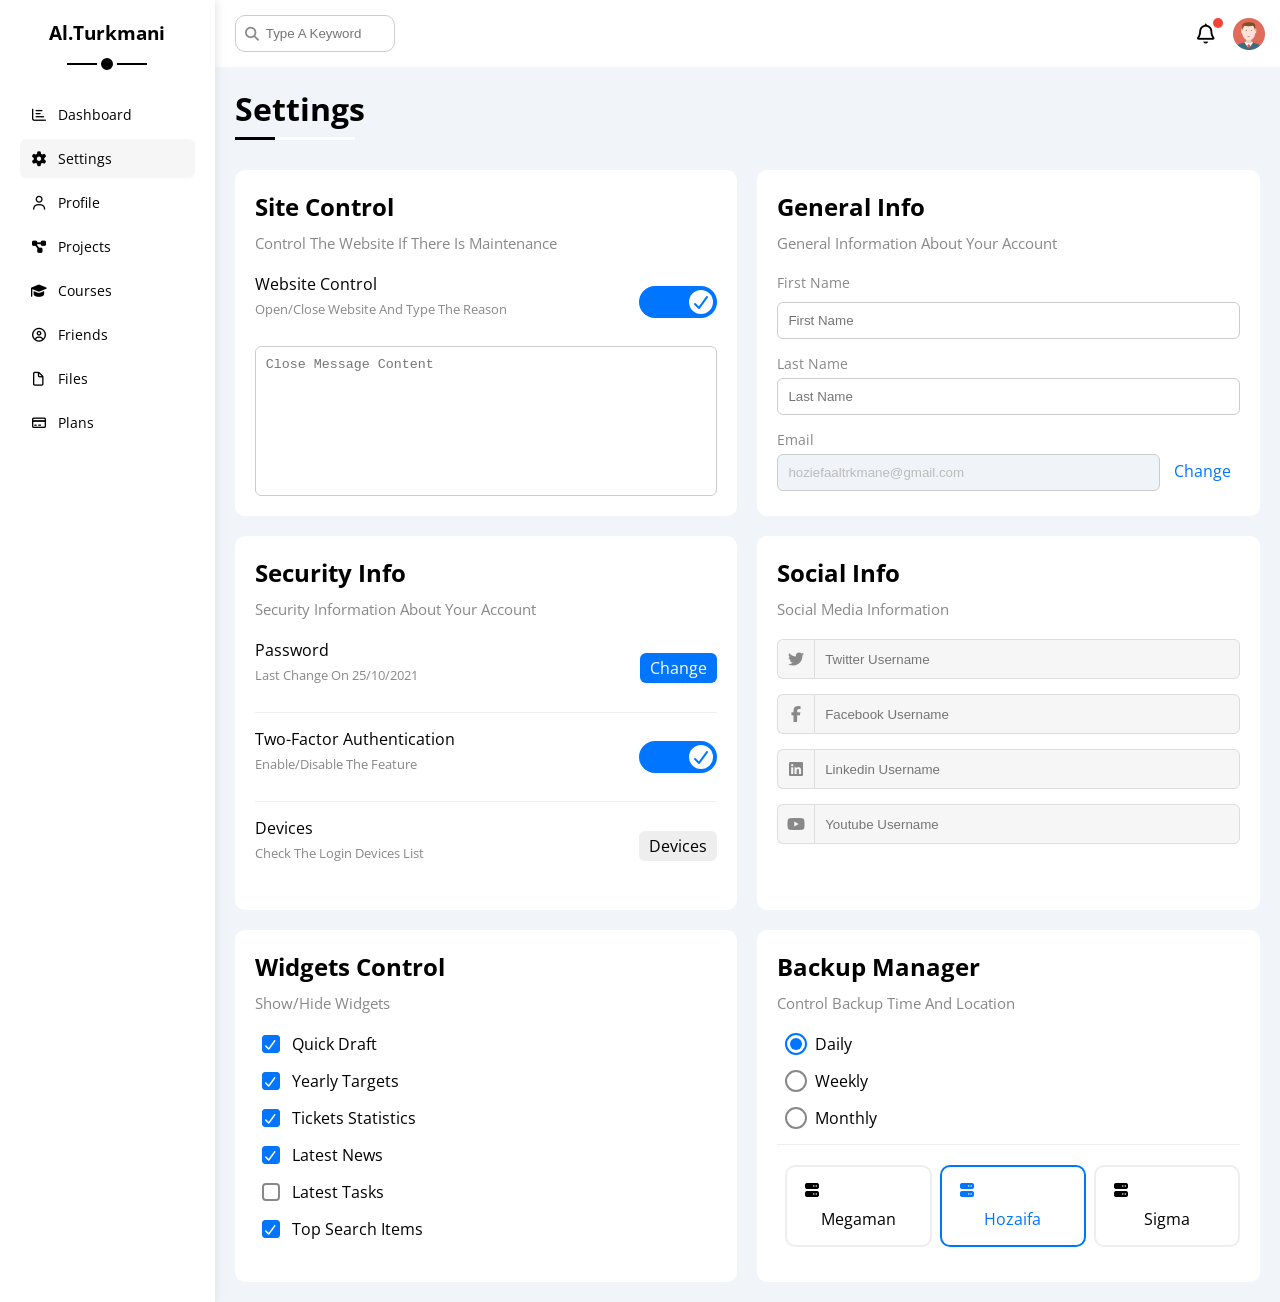
<file: settings.html>
<!DOCTYPE html>
<html lang="en">
  <head>
    <meta charset="UTF-8" />
    <meta http-equiv="X-UA-Compatible" content="IE=edge" />
    <meta name="viewport" content="width=device-width, initial-scale=1.0" />
    <title>Settings</title>
    <link rel="stylesheet" href="css/all.min.css" />
    <link rel="stylesheet" href="css/framework.css" />
    <link rel="stylesheet" href="css/master.css" />
    <link rel="preconnect" href="https://fonts.googleapis.com" />
    <link rel="preconnect" href="https://fonts.gstatic.com" crossorigin />
    <link href="https://fonts.googleapis.com/css2?family=Open+Sans:wght@300;500&#038;display=swap" rel="stylesheet" />
  </head>
  <body>
    <div class="page d-flex">
      <div class="sidebar bg-white p-20 p-relative">
        <h3 class="p-relative txt-c mt-0">Al.Turkmani</h3>
        <ul>
          <li>
            <a class="d-flex align-center fs-14 c-black rad-6 p-10" href="index.html">
              <i class="fa-regular fa-chart-bar fa-fw"></i>
              <span>Dashboard</span>
            </a>
          </li>
          <li>
            <a class="active d-flex align-center fs-14 c-black rad-6 p-10" href="settings.html">
              <i class="fa-solid fa-gear fa-fw"></i>
              <span>Settings</span>
            </a>
          </li>
          <li>
            <a class="d-flex align-center fs-14 c-black rad-6 p-10" href="profile.html">
              <i class="fa-regular fa-user fa-fw"></i>
              <span>Profile</span>
            </a>
          </li>
          <li>
            <a class="d-flex align-center fs-14 c-black rad-6 p-10" href="projects.html">
              <i class="fa-solid fa-diagram-project fa-fw"></i>
              <span>Projects</span>
            </a>
          </li>
          <li>
            <a class="d-flex align-center fs-14 c-black rad-6 p-10" href="courses.html">
              <i class="fa-solid fa-graduation-cap fa-fw"></i>
              <span>Courses</span>
            </a>
          </li>
          <li>
            <a class="d-flex align-center fs-14 c-black rad-6 p-10" href="friends.html">
              <i class="fa-regular fa-circle-user fa-fw"></i>
              <span>Friends</span>
            </a>
          </li>
          <li>
            <a class="d-flex align-center fs-14 c-black rad-6 p-10" href="files.html">
              <i class="fa-regular fa-file fa-fw"></i>
              <span>Files</span>
            </a>
          </li>
          <li>
            <a class="d-flex align-center fs-14 c-black rad-6 p-10" href="plans.html">
              <i class="fa-regular fa-credit-card fa-fw"></i>
              <span>Plans</span>
            </a>
          </li>
        </ul>
      </div>
      <div class="content w-full">
        <!-- Start Head -->
        <div class="head bg-white p-15 between-flex">
          <div class="search p-relative">
            <input class="p-10" type="search" placeholder="Type A Keyword" />
          </div>
          <div class="icons d-flex align-center">
            <span class="notification p-relative">
              <i class="fa-regular fa-bell fa-lg"></i>
            </span>
            <img decoding="async" src="imgs/avatar.png" alt="" />
          </div>
        </div>
        <!-- End Head -->
        <h1 class="p-relative">Settings</h1>
        <div class="settings-page m-20 d-grid gap-20">
          <!-- Start Settings Box -->
          <div class="p-20 bg-white rad-10">
            <h2 class="mt-0 mb-10">Site Control</h2>
            <p class="mt-0 mb-20 c-grey fs-15">Control The Website If There Is Maintenance</p>
            <div class="mb-15 between-flex">
              <div>
                <span>Website Control</span>
                <p class="c-grey mt-5 mb-0 fs-13">Open/Close Website And Type The Reason</p>
              </div>
              <div>
                <label>
                  <input class="toggle-checkbox" type="checkbox" checked />
                  <div class="toggle-switch"></div>
                </label>
              </div>
            </div>
            <textarea class="close-message p-10 rad-6 d-block w-full" placeholder="Close Message Content"></textarea>
          </div>
          <!-- End Settings Box -->
          <!-- Start Settings Box -->
          <div class="p-20 bg-white rad-10">
            <h2 class="mt-0 mb-10">General Info</h2>
            <p class="mt-0 mb-20 c-grey fs-15">General Information About Your Account</p>
            <div class="mb-15">
              <label class="fs-14 c-grey d-block mb-10" for="first">First Name</label>
              <input
                class="b-none border-ccc p-10 rad-6 d-block w-full"
                type="text"
                id="first"
                placeholder="First Name"
              />
            </div>
            <div class="mb-15">
              <label class="fs-14 c-grey d-block mb-5" for="last">Last Name</label>
              <input
                class="b-none border-ccc p-10 rad-6 d-block w-full"
                id="last"
                type="text"
                placeholder="Last Name"
              />
            </div>
            <div>
              <label class="fs-14 c-grey d-block mb-5" for="email">Email</label>
              <input
                class="email b-none border-ccc p-10 rad-6 w-full mr-10"
                id="email"
                type="email"
                value="hoziefaaltrkmane@gmail.com"
                disabled
              />
              <a class="c-blue" href="hoziefaaltrkmane@gmail.com">Change</a>
            </div>
          </div>
          <!-- End Settings Box -->
          <!-- Start Settings Box -->
          <div class="p-20 bg-white rad-10">
            <h2 class="mt-0 mb-10">Security Info</h2>
            <p class="mt-0 mb-20 c-grey fs-15">Security Information About Your Account</p>
            <div class="sec-box mb-15 between-flex">
              <div>
                <span>Password</span>
                <p class="c-grey mt-5 mb-0 fs-13">Last Change On 25/10/2021</p>
              </div>
              <a class="button bg-blue c-white btn-shape" href="#">Change</a>
            </div>
            <div class="sec-box mb-15 between-flex">
              <div>
                <span>Two-Factor Authentication</span>
                <p class="c-grey mt-5 mb-0 fs-13">Enable/Disable The Feature</p>
              </div>
              <label>
                <input class="toggle-checkbox" type="checkbox" checked />
                <div class="toggle-switch"></div>
              </label>
            </div>
            <div class="sec-box between-flex">
              <div>
                <span>Devices</span>
                <p class="c-grey mt-5 mb-0 fs-13">Check The Login Devices List</p>
              </div>
              <a class="bg-eee c-black btn-shape" href="#">Devices</a>
            </div>
          </div>
          <!-- End Settings Box -->
          <!-- Start Settings Box -->
          <div class="social-boxes p-20 bg-white rad-10">
            <h2 class="mt-0 mb-10">Social Info</h2>
            <p class="mt-0 mb-20 c-grey fs-15">Social Media Information</p>
            <div class="d-flex align-center mb-15">
              <i class="fa-brands fa-twitter center-flex c-grey"></i>
              <input class="w-full" type="text" placeholder="Twitter Username" />
            </div>
            <div class="d-flex align-center mb-15">
              <i class="fa-brands fa-facebook-f center-flex c-grey"></i>
              <input class="w-full" type="text" placeholder="Facebook Username" />
            </div>
            <div class="d-flex align-center mb-15">
              <i class="fa-brands fa-linkedin center-flex c-grey"></i>
              <input class="w-full" type="text" placeholder="Linkedin Username" />
            </div>
            <div class="d-flex align-center">
              <i class="fa-brands fa-youtube center-flex c-grey"></i>
              <input class="w-full" type="text" placeholder="Youtube Username" />
            </div>
          </div>
          <!-- End Settings Box -->
          <!-- Start Settings Box -->
          <div class="widgets-control p-20 bg-white rad-10">
            <h2 class="mt-0 mb-10">Widgets Control</h2>
            <p class="mt-0 mb-20 c-grey fs-15">Show/Hide Widgets</p>
            <div class="control d-flex align-center mb-15">
              <input type="checkbox" id="one" checked />
              <label for="one">Quick Draft</label>
            </div>
            <div class="control d-flex align-center mb-15">
              <input type="checkbox" id="two" checked />
              <label for="two">Yearly Targets</label>
            </div>
            <div class="control d-flex align-center mb-15">
              <input type="checkbox" id="three" checked />
              <label for="three">Tickets Statistics</label>
            </div>
            <div class="control d-flex align-center mb-15">
              <input type="checkbox" id="four" checked />
              <label for="four">Latest News</label>
            </div>
            <div class="control d-flex align-center mb-15">
              <input type="checkbox" id="five" />
              <label for="five">Latest Tasks</label>
            </div>
            <div class="control d-flex align-center mb-15">
              <input type="checkbox" id="six" checked />
              <label for="six">Top Search Items</label>
            </div>
          </div>
          <!-- End Settings Box -->
          <!-- Start Settings Box -->
          <div class="backup-control p-20 bg-white rad-10">
            <h2 class="mt-0 mb-10">Backup Manager</h2>
            <p class="mt-0 mb-20 c-grey fs-15">Control Backup Time And Location</p>
            <div class="date d-flex align-center mb-15">
              <input type="radio" name="time" id="daily" checked />
              <label for="daily">Daily</label>
            </div>
            <div class="date d-flex align-center mb-15">
              <input type="radio" name="time" id="weekly" />
              <label for="weekly">Weekly</label>
            </div>
            <div class="date d-flex align-center mb-15">
              <input type="radio" name="time" id="monthly" />
              <label for="monthly">Monthly</label>
            </div>
            <div class="servers d-flex align-center txt-c">
              <input type="radio" name="servers" id="server-one" />
              <div class="server mb-15 rad-10 w-full">
                <label class="d-block m-15" for="server-one">
                  <i class="fa-solid fa-server d-block mb-10"></i>
                  Megaman
                </label>
              </div>
              <input type="radio" name="servers" id="server-two" checked />
              <div class="server mb-15 rad-10 w-full">
                <label class="d-block m-15" for="server-two">
                  <i class="fa-solid fa-server d-block mb-10"></i>
                  Hozaifa
                </label>
              </div>
              <input type="radio" name="servers" id="server-three" />
              <div class="server mb-15 rad-10 w-full">
                <label class="d-block m-15" for="server-three">
                  <i class="fa-solid fa-server d-block mb-10"></i>
                  Sigma
                </label>
              </div>
            </div>
          </div>
          <!-- End Settings Box -->
        </div>
      </div>
    </div>
  </body>
</html>
</file>
<file: css/framework.css>
:root {
  --blue-color: #0075ff;
  --blue-alt-color: #0d69d5;
  --orange-color: #f59e0b;
  --green-color: #22c55e;
  --red-color: #f44336;
  --grey-color: #888;
}
/* Start Box */
.d-flex {
  display: flex;
}
.f-wrap {
  flex-wrap: wrap;
}
.align-center {
  align-items: center;
}
.space-between {
  justify-content: space-between;
}
.d-grid {
  display: grid;
}
.gap-20 {
  gap: 20px;
}
.d-block {
  display: block;
}
@media (max-width: 767px) {
  .block-mobile {
    display: block;
  }
  .hide-mobile {
    display: none;
  }
}
/* End Box */
/* Start Padding + Margin */
.p-10 {
  padding: 10px;
}
.p-15 {
  padding: 15px;
}
.p-20 {
  padding: 20px;
}
.pt-10 {
  padding-top: 10px;
}
.pt-15 {
  padding-top: 15px;
}
.pt-20 {
  padding-top: 20px;
}
.pb-10 {
  padding-bottom: 10px;
}
.pb-15 {
  padding-bottom: 15px;
}
.pb-20 {
  padding-bottom: 20px;
}
.pl-15 {
  padding-left: 15px;
}
.m-0 {
  margin: 0;
}
.m-15 {
  margin: 15px;
}
.m-20 {
  margin: 20px;
}
.mt-0 {
  margin-top: 0;
}
.mt-5 {
  margin-top: 5px;
}
.mt-10 {
  margin-top: 10px;
}
.mt-15 {
  margin-top: 15px;
}
.mt-20 {
  margin-top: 20px;
}
.mt-25 {
  margin-top: 25px;
}
.mr-10 {
  margin-right: 10px;
}
.mr-15 {
  margin-right: 15px;
}
.mb-5 {
  margin-bottom: 5px;
}
.mb-10 {
  margin-bottom: 10px;
}
.mb-15 {
  margin-bottom: 15px;
}
.mb-20 {
  margin-bottom: 20px;
}
.mb-25 {
  margin-bottom: 25px;
}
/* End Padding + Margin */
/* Start Color */
.c-black {
  color: black;
}
.c-white {
  color: white;
}
.c-grey {
  color: var(--grey-color);
}
.c-red {
  color: var(--red-color);
}
.c-green {
  color: var(--green-color);
}
.c-blue {
  color: var(--blue-color);
}
.c-orange {
  color: var(--orange-color);
}
.bg-red {
  background-color: var(--red-color);
}
.bg-green {
  background-color: var(--green-color);
}
.bg-blue {
  background-color: var(--blue-color);
}
.bg-orange {
  background-color: var(--orange-color);
}
.bg-white {
  background-color: white;
}
.bg-eee {
  background-color: #eee;
}
/* End Color */
/* Start Position */
.p-relative {
  position: relative;
}
.p-absolute {
  position: absolute;
}
/* End Position */
/* Start Font */
.txt-c {
  text-align: center;
}
.fs-13 {
  font-size: 13px;
}
.fs-14 {
  font-size: 14px;
}
.fs-15 {
  font-size: 15px;
}
.fs-25 {
  font-size: 25px;
}
.fw-bold {
  font-weight: bold;
}
@media (max-width: 767px) {
  .txt-c-mobile {
    text-align: center;
  }
}
/* End Font */
/* Start Border */
.rad-6 {
  border-radius: 6px;
}
.rad-10 {
  border-radius: 10px;
}
.rad-half {
  border-radius: 50%;
}
.b-none {
  border: none;
}
.border-ccc {
  border: 1px solid #ccc;
}
.border-eee {
  border: 1px solid #eee;
}

/* End Border */
/* Start Width + Height */
.w-full {
  width: 100%;
}
.w-100 {
  width: 100px;
}
.w-fit {
  width: fit-content;
}
.h-full {
  height: 100%;
}
.h-100 {
  height: 100px;
}
/* End Width + Height */
/* Start Components */
.center-flex {
  display: flex;
  align-items: center;
  justify-content: center;
}
.between-flex {
  display: flex;
  align-items: center;
  justify-content: space-between;
}
.btn-shape {
  padding: 4px 10px;
  border-radius: 6px;
}
/* End Components */
</file>
<file: css/master.css>
:root {
  --blue-color: #0075ff;
  --blue-alt-color: #0d69d5;
  --orange-color: #f59e0b;
  --green-color: #22c55e;
  --red-color: #f44336;
  --grey-color: #888;
}
* {
  box-sizing: border-box;
}
body {
  font-family: "Open Sans", sans-serif;
  margin: 0;
}
*:focus {
  outline: none;
}
a {
  text-decoration: none;
}
ul {
  list-style: none;
  padding: 0;
}
::-webkit-scrollbar {
  width: 15px;
}
::-webkit-scrollbar-track {
  background-color: white;
}
::-webkit-scrollbar-thumb {
  background-color: var(--blue-color);
}
::-webkit-scrollbar-thumb:hover {
  background-color: var(--blue-alt-color);
}
.page {
  background-color: #f1f5f9;
  min-height: 100vh;
}
/* Start Sidebar */
.sidebar {
  width: 250px;
  box-shadow: 0 0 10px #ddd;
}
.sidebar > h3 {
  margin-bottom: 50px;
}
.sidebar > h3::before,
.sidebar > h3::after {
  content: "";
  background-color: black;
  transform: translateX(-50%);
  position: absolute;
  left: 50%;
}
.sidebar > h3::before {
  width: 80px;
  height: 2px;
  bottom: -20px;
}
.sidebar > h3::after {
  bottom: -29px;
  width: 12px;
  height: 12px;
  border-radius: 50%;
  border: 4px solid white;
}
.sidebar ul li a {
  transition: 0.3s;
  margin-bottom: 5px;
}
.sidebar ul li a:hover,
.sidebar ul li a.active {
  background-color: #f6f6f6;
}
.sidebar ul li a span {
  font-size: 14px;
  margin-left: 10px;
}
@media (max-width: 767px) {
  .sidebar {
    width: 58px;
    padding: 10px;
  }
  .sidebar > h3 {
    font-size: 8px;
    margin-bottom: 15px;
  }
  .sidebar > h3::before,
  .sidebar > h3::after {
    display: none;
  }
  .sidebar ul li a span {
    display: none;
  }
}
/* End Sidebar */
/* Start Content */
.content {
  overflow: hidden;
}
.head .search::before {
  font-family: var(--fa-style-family-classic);
  content: "\f002";
  font-weight: 900;
  position: absolute;
  left: 15px;
  top: 50%;
  transform: translateY(-50%);
  font-size: 14px;
  color: var(--grey-color);
}
.head .search input {
  border: 1px solid #ccc;
  border-radius: 10px;
  margin-left: 5px;
  padding-left: 30px;
  width: 160px;
  transition: width 0.3s;
}
.head .search input:focus {
  width: 200px;
}
.head .search input:focus::placeholder {
  opacity: 0;
}
.head .icons .notification::before {
  content: "";
  position: absolute;
  width: 10px;
  height: 10px;
  background-color: var(--red-color);
  border-radius: 50%;
  right: -5px;
  top: -5px;
}
.head .icons img {
  width: 32px;
  height: 32px;
  margin-left: 15px;
}
.page h1 {
  margin: 20px 20px 40px;
}
.page h1::before,
.page h1::after {
  content: "";
  height: 3px;
  position: absolute;
  bottom: -10px;
  left: 0;
}
.page h1::before {
  background-color: white;
  width: 120px;
}
.page h1::after {
  background-color: black;
  width: 40px;
}
.wrapper {
  grid-template-columns: repeat(auto-fill, minmax(450px, 1fr));
  margin-left: 20px;
  margin-right: 20px;
  margin-bottom: 20px;
}
@media (max-width: 767px) {
  .wrapper {
    grid-template-columns: minmax(200px, 1fr);
    margin-left: 10px;
    margin-right: 10px;
    gap: 10px;
  }
}
/* End Content */
/* Start Welcome Widget */
.welcome {
  overflow: hidden;
}
.welcome .intro img {
  width: 200px;
  margin-bottom: -10px;
}
.welcome .avatar {
  width: 64px;
  height: 64px;
  border: 2px solid white;
  border-radius: 50%;
  padding: 2px;
  box-shadow: 0 0 5px #ddd;
  margin-left: 20px;
  margin-top: -32px;
}
.welcome .body {
  border-top: 1px solid #eee;
  border-bottom: 1px solid #eee;
}
.welcome .body > div {
  flex: 1;
}
.welcome .visit {
  margin: 0 15px 15px auto;
  transition: 0.3s;
}
.welcome .visit:hover {
  background-color: var(--blue-alt-color);
}
@media (max-width: 767px) {
  .welcome .intro {
    padding-bottom: 30px;
  }
  .welcome .avatar {
    margin-left: 0;
  }
  .welcome .body > div:not(:last-child) {
    margin-bottom: 20px;
  }
}
/* End Welcome Widget */
/* Start Quick Draft Widget */
.quick-draft textarea {
  resize: none;
  min-height: 180px;
}
.quick-draft .save {
  margin-left: auto;
  transition: 0.3s;
  cursor: pointer;
}
.quick-draft .save:hover {
  background-color: var(--blue-alt-color);
}
/* End Quick Draft Widget */
/* Start Targets */
.targets .target-row .icon {
  width: 80px;
  height: 80px;
  margin-right: 15px;
}
.targets .details {
  flex: 1;
}
.targets .details .progress {
  height: 4px;
}
.targets .details .progress > span {
  position: absolute;
  left: 0;
  top: 0;
  height: 100%;
}
.targets .details .progress > span span {
  position: absolute;
  bottom: 16px;
  right: -16px;
  color: white;
  padding: 2px 5px;
  border-radius: 6px;
  font-size: 13px;
}
.targets .details .progress > span span::after {
  content: "";
  border-color: transparent;
  border-width: 5px;
  border-style: solid;
  position: absolute;
  bottom: -10px;
  left: 50%;
  transform: translateX(-50%);
}
.targets .details .progress > .blue span::after {
  border-top-color: var(--blue-color);
}
.targets .details .progress > .orange span::after {
  border-top-color: var(--orange-color);
}
.targets .details .progress > .green span::after {
  border-top-color: var(--green-color);
}
.blue .icon,
.blue .progress {
  background-color: rgb(0 117 255 / 20%);
}
.orange .icon,
.orange .progress {
  background-color: rgb(245 158 11 / 20%);
}
.green .icon,
.green .progress {
  background-color: rgb(34 197 94 / 20%);
}
/* End Targets */
/* Start Tickets */
.tickets .box {
  border: 1px solid #ccc;
  width: calc(50% - 10px);
}
@media (max-width: 767px) {
  .tickets .box {
    width: 100%;
  }
}
/* End Tickets */
/* Start Latest News */
.latest-news .news-row:not(:last-of-type) {
  margin-bottom: 20px;
  padding-bottom: 20px;
  border-bottom: 1px solid #eee;
}
.latest-news .news-row img {
  width: 100px;
  border-radius: 6px;
  margin-right: 15px;
}
.latest-news .info {
  flex-grow: 1;
}
.latest-news .info h3 {
  margin: 0 0 6px;
  font-size: 16px;
}
@media (max-width: 767px) {
  .latest-news .news-row {
    display: block;
  }
  .latest-news .news-row .label {
    margin: 10px auto;
    width: fit-content;
  }
}
/* End Latest News */
/* Start Tasks */
.tasks .task-row:not(:last-of-type) {
  margin-bottom: 15px;
  padding-bottom: 15px;
  border-bottom: 1px solid #eee;
}
.tasks .info {
  flex-grow: 1;
}
.tasks .done {
  opacity: 0.3;
}
.tasks .done h3,
.tasks .done p {
  text-decoration: line-through;
}
.tasks .delete {
  cursor: pointer;
  transition: 0.3s;
}
.tasks .delete:hover {
  color: var(--red-color);
}
/* End Tasks */
/* Start Latest Uploads */
.latest-uploads ul li:not(:last-child) {
  border-bottom: 1px solid #eee;
}
.latest-uploads ul li img {
  width: 40px;
  height: 40px;
}
/* End Latest Uploads */
/* Start Last Project */
.last-project ul::before {
  content: "";
  position: absolute;
  left: 11px;
  width: 2px;
  height: 100%;
  background-color: var(--blue-color);
}
.last-project ul li::before {
  content: "";
  width: 20px;
  height: 20px;
  display: block;
  border-radius: 50%;
  background-color: white;
  border: 2px solid white;
  outline: 2px solid var(--blue-color);
  margin-right: 15px;
  z-index: 1;
}
.last-project ul li.done::before {
  background-color: var(--blue-color);
}
.last-project ul li.current::before {
  animation: change-color 0.8s infinite alternate;
}
.last-project .launch-icon {
  position: absolute;
  width: 160px;
  right: 0;
  bottom: 0;
  opacity: 0.1;
}
/* End Last Project */
/* Start Reminders */
.reminders ul li .key {
  width: 15px;
  height: 15px;
}
.reminders ul li > .blue {
  border-left: 2px solid var(--blue-color);
}
.reminders ul li > .green {
  border-left: 2px solid var(--green-color);
}
.reminders ul li > .orange {
  border-left: 2px solid var(--orange-color);
}
.reminders ul li > .red {
  border-left: 2px solid var(--red-color);
}
/* End Reminders */
/* Start Latest Post */
.latest-post .avatar {
  width: 48px;
  height: 48px;
}
.latest-post .post-content {
  text-transform: capitalize;
  line-height: 1.8;
  border-top: 1px solid #eee;
  border-bottom: 1px solid #eee;
  min-height: 140px;
}
/* End Latest Post */
/* Start Social Media */
.social-media .box {
  padding-left: 70px;
}
.social-media .box i {
  position: absolute;
  left: 0;
  top: 0;
  width: 52px;
  transition: 0.3s;
}
.social-media .box i:hover {
  transform: rotate(5deg);
}
.social-media .twitter {
  background-color: rgb(29 161 242 / 20%);
  color: #1da1f2;
}
.social-media .twitter i,
.social-media .twitter a {
  background-color: #1da1f2;
}
.social-media .facebook {
  background-color: rgb(24 119 242 / 20%);
  color: #1da1f2;
}
.social-media .facebook i,
.social-media .facebook a {
  background-color: #1877f2;
}
.social-media .youtube {
  background-color: rgb(255 0 0 / 20%);
  color: #ff0000;
}
.social-media .youtube i,
.social-media .youtube a {
  background-color: #ff0000;
}
.social-media .linkedin {
  background-color: rgb(0 119 181 / 20%);
  color: #0077b5;
}
.social-media .linkedin i,
.social-media .linkedin a {
  background-color: #0077b5;
}
/* End Social Media */
/* Start Projects Table */
.projects .responsive-table {
  overflow-x: auto;
}
.projects table {
  min-width: 1000px;
  border-spacing: 0;
}
.projects thead td {
  background-color: #eee;
  font-weight: bold;
}
.projects table td {
  padding: 15px;
}
.projects tbody td {
  border-bottom: 1px solid #eee;
  border-left: 1px solid #eee;
  transition: 0.3s;
}
.projects table tbody tr td:last-child {
  border-right: 1px solid #eee;
}
.projects tbody tr:hover td {
  background-color: #faf7f7;
}
.projects table img {
  width: 32px;
  height: 32px;
  border-radius: 50%;
  padding: 2px;
  background-color: white;
}
.projects table img:not(:first-child) {
  margin-left: -20px;
}
.projects table .label {
  font-size: 13px;
}
/* End Projects Table */
/* Start Settings */
.settings-page {
  grid-template-columns: repeat(auto-fill, minmax(500px, 1fr));
}
@media (max-width: 767px) {
  .settings-page {
    grid-template-columns: minmax(100px, 1fr);
    margin-left: 10px;
    margin-right: 10px;
    gap: 10px;
  }
}
.settings-page .close-message {
  border: 1px solid #ccc;
  resize: none;
  min-height: 150px;
}
.settings-page .email {
  display: inline-flex;
  width: calc(100% - 80px);
}
.settings-page .sec-box {
  padding-bottom: 15px;
}
.settings-page .sec-box:not(:last-of-type) {
  border-bottom: 1px solid #eee;
}
.settings-page .sec-box .button {
  transition: 0.3s;
}
.settings-page .sec-box .button:hover {
  background-color: var(--blue-alt-color);
}
.settings-page .social-boxes i {
  width: 40px;
  height: 40px;
  background-color: #f6f6f6;
  border: 1px solid #ddd;
  border-right: none;
  border-radius: 6px 0 0 6px;
  transition: 0.3s;
}
.settings-page .social-boxes input {
  height: 40px;
  background-color: #f6f6f6;
  border: 1px solid #ddd;
  padding-left: 10px;
  border-radius: 0 6px 6px 0;
}
.settings-page .social-boxes > div:focus-within i {
  color: black;
}
.widgets-control .control input[type="checkbox"] {
  -webkit-appearance: none;
  appearance: none;
}
.widgets-control .control label {
  padding-left: 30px;
  cursor: pointer;
  position: relative;
}
.widgets-control .control label::before,
.widgets-control .control label::after {
  position: absolute;
  left: 0;
  top: 50%;
  margin-top: -9px;
  border-radius: 4px;
}
.widgets-control .control label::before {
  content: "";
  width: 14px;
  height: 14px;
  border: 2px solid var(--grey-color);
}
.widgets-control .control label:hover::before {
  border-color: var(--blue-alt-color);
}
.widgets-control .control label::after {
  font-family: var(--fa-style-family-classic);
  content: "\f00c";
  font-weight: 900;
  background-color: var(--blue-color);
  color: white;
  font-size: 12px;
  width: 18px;
  height: 18px;
  display: flex;
  justify-content: center;
  align-items: center;
  transform: scale(0) rotate(360deg);
  transition: 0.3s;
}
.widgets-control .control input[type="checkbox"]:checked + label::after {
  transform: scale(1);
}
.backup-control input[type="radio"] {
  -webkit-appearance: none;
  appearance: none;
}
.backup-control .date label {
  padding-left: 30px;
  cursor: pointer;
  position: relative;
}
.backup-control .date label::before {
  content: "";
  position: absolute;
  top: 50%;
  left: 0;
  margin-top: -11px;
  width: 18px;
  height: 18px;
  border: 2px solid var(--grey-color);
  border-radius: 50%;
}
.backup-control .date label::after {
  content: "";
  position: absolute;
  left: 5px;
  top: 5px;
  width: 12px;
  height: 12px;
  background: var(--blue-color);
  border-radius: 50%;
  transition: 0.3s;
  transform: scale(0);
}
.backup-control .date input[type="radio"]:checked + label::before {
  border-color: var(--blue-color);
}
.backup-control .date input[type="radio"]:checked + label::after {
  transform: scale(1);
}
.backup-control .servers {
  border-top: 1px solid #eee;
  padding-top: 20px;
}
@media (max-width: 767px) {
  .backup-control .servers {
    flex-wrap: wrap;
  }
}
.backup-control .servers .server {
  border: 2px solid #eee;
  position: relative;
}
.backup-control .servers .server label {
  cursor: pointer;
}
.backup-control .servers input[type="radio"]:checked + .server {
  border-color: var(--blue-color);
  color: var(--blue-color);
}
.toggle-checkbox {
  -webkit-appearance: none;
  appearance: none;
  display: none;
}
.toggle-switch {
  background-color: #ccc;
  width: 78px;
  height: 32px;
  border-radius: 16px;
  position: relative;
  transition: 0.3s;
  cursor: pointer;
}
.toggle-switch::before {
  font-family: var(--fa-style-family-classic);
  content: "\f00d";
  font-weight: 900;
  background-color: white;
  width: 24px;
  height: 24px;
  position: absolute;
  border-radius: 50%;
  top: 4px;
  left: 4px;
  display: flex;
  justify-content: center;
  align-items: center;
  color: #aaa;
  transition: 0.3s;
}
.toggle-checkbox:checked + .toggle-switch {
  background-color: var(--blue-color);
}
.toggle-checkbox:checked + .toggle-switch::before {
  content: "\f00c";
  left: 50px;
  color: var(--blue-color);
}
.settings-page :disabled {
  cursor: no-drop;
  background-color: #f0f4f8;
  color: #bbb;
}
/* End Settings */
/* Start Profile Page */
@media (max-width: 767px) {
  .profile-page .overview {
    flex-direction: column;
  }
}
.profile-page .avatar-box {
  width: 300px;
}
@media (min-width: 768px) {
  .profile-page .avatar-box {
    border-right: 1px solid #eee;
  }
}
.profile-page .avatar-box > img {
  width: 120px;
  height: 120px;
}
.profile-page .avatar-box .level {
  height: 6px;
  overflow: hidden;
  margin: auto;
  width: 70%;
}
.profile-page .avatar-box .level span {
  position: absolute;
  left: 0;
  top: 0;
  height: 100%;
  background-color: var(--blue-color);
  border-radius: 6px;
}
.profile-page .info-box .box {
  flex-wrap: wrap;
  border-bottom: 1px solid #eee;
  transition: 0.3s;
}
.profile-page .info-box .box:hover {
  background-color: #f9f9f9;
}
.profile-page .info-box .box > div {
  min-width: 250px;
  padding: 10px 0 0;
}
.profile-page .info-box h4 {
  font-weight: normal;
}
/* Start Training Code */
.profile-page .info-box .toggle-switch {
  height: 20px;
}
@media (max-width: 767px) {
  .profile-page .info-box .toggle-switch {
    margin: auto;
  }
}
.profile-page .info-box .toggle-switch::before {
  width: 12px;
  height: 12px;
  font-size: 8px;
}
.profile-page .info-box .toggle-checkbox:checked + .toggle-switch::before {
  left: 62px;
}
/* End Training Code */
@media (max-width: 767px) {
  .profile-page .other-data {
    flex-direction: column;
  }
}
.profile-page .skills-card {
  flex-grow: 1;
}
.profile-page .skills-card ul li {
  padding: 15px 0;
}
.profile-page .skills-card ul li:not(:last-child) {
  border-bottom: 1px solid #eee;
}
.profile-page .skills-card ul li span {
  display: inline-flex;
  padding: 4px 10px;
  background-color: #eee;
  border-radius: 6px;
  font-size: 14px;
}
.profile-page .skills-card ul li span:not(:last-child) {
  margin-right: 5px;
}
.profile-page .activities {
  flex-grow: 2;
}
.profile-page .activity:not(:last-of-type) {
  border-bottom: 1px solid #eee;
  padding-bottom: 20px;
  margin-bottom: 20px;
}
.profile-page .activity img {
  width: 64px;
  height: 64px;
  margin-right: 10px;
}
@media (min-width: 768px) {
  .profile-page .activity .date {
    margin-left: auto;
    text-align: right;
  }
}
@media (max-width: 767px) {
  .profile-page .activity {
    flex-direction: column;
  }
  .profile-page .activity img {
    margin-right: 0;
    margin-bottom: 15px;
  }
  .profile-page .activity .date {
    margin-top: 15px;
  }
}
/* End Profile Page */
/* Start Projects Page */
.projects-page {
  grid-template-columns: repeat(auto-fill, minmax(500px, 1fr));
}
@media (max-width: 767px) {
  .projects-page {
    grid-template-columns: minmax(200px, 1fr);
    margin-left: 10px;
    margin-right: 10px;
    gap: 10px;
  }
}
.projects-page .project .date {
  position: absolute;
  right: 10px;
  top: 10px;
}
.projects-page .project h4 {
  font-weight: normal;
}
.projects-page .project .team {
  position: relative;
  min-height: 80px;
}
.projects-page .project .team a {
  position: absolute;
  left: 0;
  bottom: 0;
}
.projects-page .project .team a:nth-child(2) {
  left: 25px;
}
.projects-page .project .team a:nth-child(3) {
  left: 50px;
}
.projects-page .project .team a:nth-child(4) {
  left: 75px;
}
.projects-page .project .team a:nth-child(5) {
  left: 100px;
}
.projects-page .project .team a:hover {
  z-index: 1000;
}
.projects-page .project .team img {
  width: 40px;
  height: 40px;
  border-radius: 50%;
  border: 2px solid white;
}
.projects-page .project .do {
  justify-content: flex-end;
  border-top: 1px solid #eee;
  padding-top: 15px;
  margin-top: 15px;
}
@media (max-width: 767px) {
  .projects-page .project .do {
    flex-direction: column;
  }
}
.projects-page .project .do span {
  padding: 3px 8px;
  margin-left: 5px;
  width: fit-content;
}
@media (max-width: 767px) {
  .projects-page .project .do span:not(:last-child) {
    margin-bottom: 15px;
  }
}
.projects-page .project .info {
  border-top: 1px solid #eee;
  margin-top: 15px;
  padding-top: 15px;
}
@media (max-width: 767px) {
  .projects-page .project .info {
    flex-direction: column;
  }
}
.projects-page .project .prog {
  height: 8px;
  width: 260px;
  position: relative;
  border-radius: 6px;
}
@media (max-width: 767px) {
  .projects-page .project .prog {
    margin-bottom: 15px;
  }
}
.projects-page .project .prog span {
  position: absolute;
  left: 0;
  top: 0;
  height: 100%;
  border-radius: 6px;
}
/* End Projects Page */
/* Start Courses Page */
.courses-page {
  grid-template-columns: repeat(auto-fill, minmax(300px, 1fr));
}
@media (max-width: 767px) {
  .courses-page {
    grid-template-columns: minmax(200px, 1fr);
    margin-left: 10px;
    margin-right: 10px;
    gap: 10px;
  }
}
.courses-page .course {
  overflow: hidden;
}
.courses-page .course .cover {
  max-width: 100%;
}
.courses-page .course .instructor {
  position: absolute;
  width: 64px;
  height: 64px;
  border-radius: 50%;
  top: 20px;
  left: 20px;
  border: 2px solid white;
}
.courses-page .course .description {
  line-height: 1.6;
}
.courses-page .course .info {
  border-top: 1px solid #eee;
  font-size: 13px;
}
.courses-page .course .info .title {
  position: absolute;
  top: -13px;
  left: 50%;
  transform: translateX(-50%);
  font-size: 13px;
}
/* End Courses Page */
/* Start Friends Page */
.friends-page {
  grid-template-columns: repeat(auto-fill, minmax(300px, 1fr));
}
@media (max-width: 767px) {
  .friends-page {
    grid-template-columns: minmax(200px, 1fr);
    margin-left: 10px;
    margin-right: 10px;
    gap: 10px;
  }
}
.friends-page .contact {
  position: absolute;
  left: 10px;
  top: 10px;
}
.friends-page .contact i {
  background-color: #eee;
  padding: 10px;
  width: 30px;
  height: 30px;
  border-radius: 50%;
  color: #666;
  font-size: 13px;
  cursor: pointer;
  transition: 0.3s;
}
.friends-page .contact i:hover {
  background-color: var(--blue-color);
  color: white;
}
.friends-page .friend .icons {
  border-top: 1px solid #eee;
  border-bottom: 1px solid #eee;
  margin-top: 15px;
  margin-bottom: 15px;
  padding-top: 15px;
  padding-bottom: 15px;
}
.friends-page .friend .icons i {
  margin-right: 5px;
}
.friends-page .friend .icons .vip {
  position: absolute;
  right: 0;
  top: 50%;
  transform: translateY(-50%);
  font-size: 40px;
  opacity: 0.2;
}
/* End Friends Page */
/* Start Files Page */
.files-page {
  flex-direction: row-reverse;
  align-items: flex-start;
}
@media (max-width: 767px) {
  .files-page {
    flex-direction: column;
    align-items: normal;
  }
}
.files-page .files-stats {
  min-width: 260px;
}
.files-page .files-stats .icon {
  width: 40px;
  height: 40px;
  margin-right: 10px;
}
.files-page .files-stats .size {
  margin-left: auto;
}
.files-page .files-stats .blue {
  background-color: rgb(0 117 255 / 20%);
}
.files-page .files-stats .green {
  background-color: rgb(34 197 94 / 20%);
}
.files-page .files-stats .red {
  background-color: rgb(244 67 54 / 20%);
}
.files-page .files-stats .orange {
  background-color: rgb(245 158 11 / 20%);
}
.files-page .files-stats .upload {
  margin: 15px auto 0;
  padding: 10px 15px;
  transition: 0.3s;
}
.files-page .files-stats .upload:hover {
  background-color: var(--blue-alt-color);
}
.files-page .files-stats .upload:hover i {
  animation: go-up 0.8s infinite;
}
.files-page .files-content {
  flex: 1;
  grid-template-columns: repeat(auto-fill, minmax(200px, 1fr));
}
.files-page .files-content img {
  width: 64px;
  height: 64px;
  transition: 0.3s;
}
.files-page .files-content .file:hover img {
  transform: rotate(5deg);
}
.files-page .files-content .info {
  border-top: 1px solid #eee;
}
/* End Files Page */
/* Start Plans Page */
.plans-page {
  grid-template-columns: repeat(auto-fill, minmax(450px, 1fr));
}
@media (max-width: 767px) {
  .plans-page {
    grid-template-columns: minmax(250px, 1fr);
    margin-left: 10px;
    margin-right: 10px;
    gap: 10px;
  }
}
.plans-page .plan .top {
  border: 3px solid white;
  outline: 3px solid transparent;
}
.plans-page .plan.green .top {
  outline-color: var(--green-color);
}
.plans-page .plan.blue .top {
  outline-color: var(--blue-color);
}
.plans-page .plan.orange .top {
  outline-color: var(--orange-color);
}
.plans-page .plan .price {
  position: relative;
  font-size: 40px;
  width: fit-content;
  margin: auto;
}
.plans-page .plan .price span {
  position: absolute;
  left: -20px;
  top: 0;
  font-size: 25px;
}
.plans-page .plan ul li {
  padding: 15px 0;
  display: flex;
  align-items: center;
  font-size: 15px;
  border-bottom: 1px solid #eee;
}
.plans-page .plan ul li .yes {
  color: var(--green-color);
}
.plans-page .plan ul li i:not(.yes, .help) {
  color: var(--red-color);
}
.plans-page .plan ul li i:first-child {
  font-size: 18px;
  margin-right: 5px;
}
.plans-page .plan ul li .help {
  color: var(--grey-color);
  margin-left: auto;
  cursor: pointer;
}
/* End Plans Page */
/* Start Animation */
@keyframes change-color {
  from {
    background-color: var(--blue-color);
  }
  to {
    background-color: white;
  }
}
@keyframes go-up {
  0%,
  100% {
    transform: translateY(0);
  }
  50% {
    transform: translateY(-5px);
  }
}
/* End Animation */
</file>
